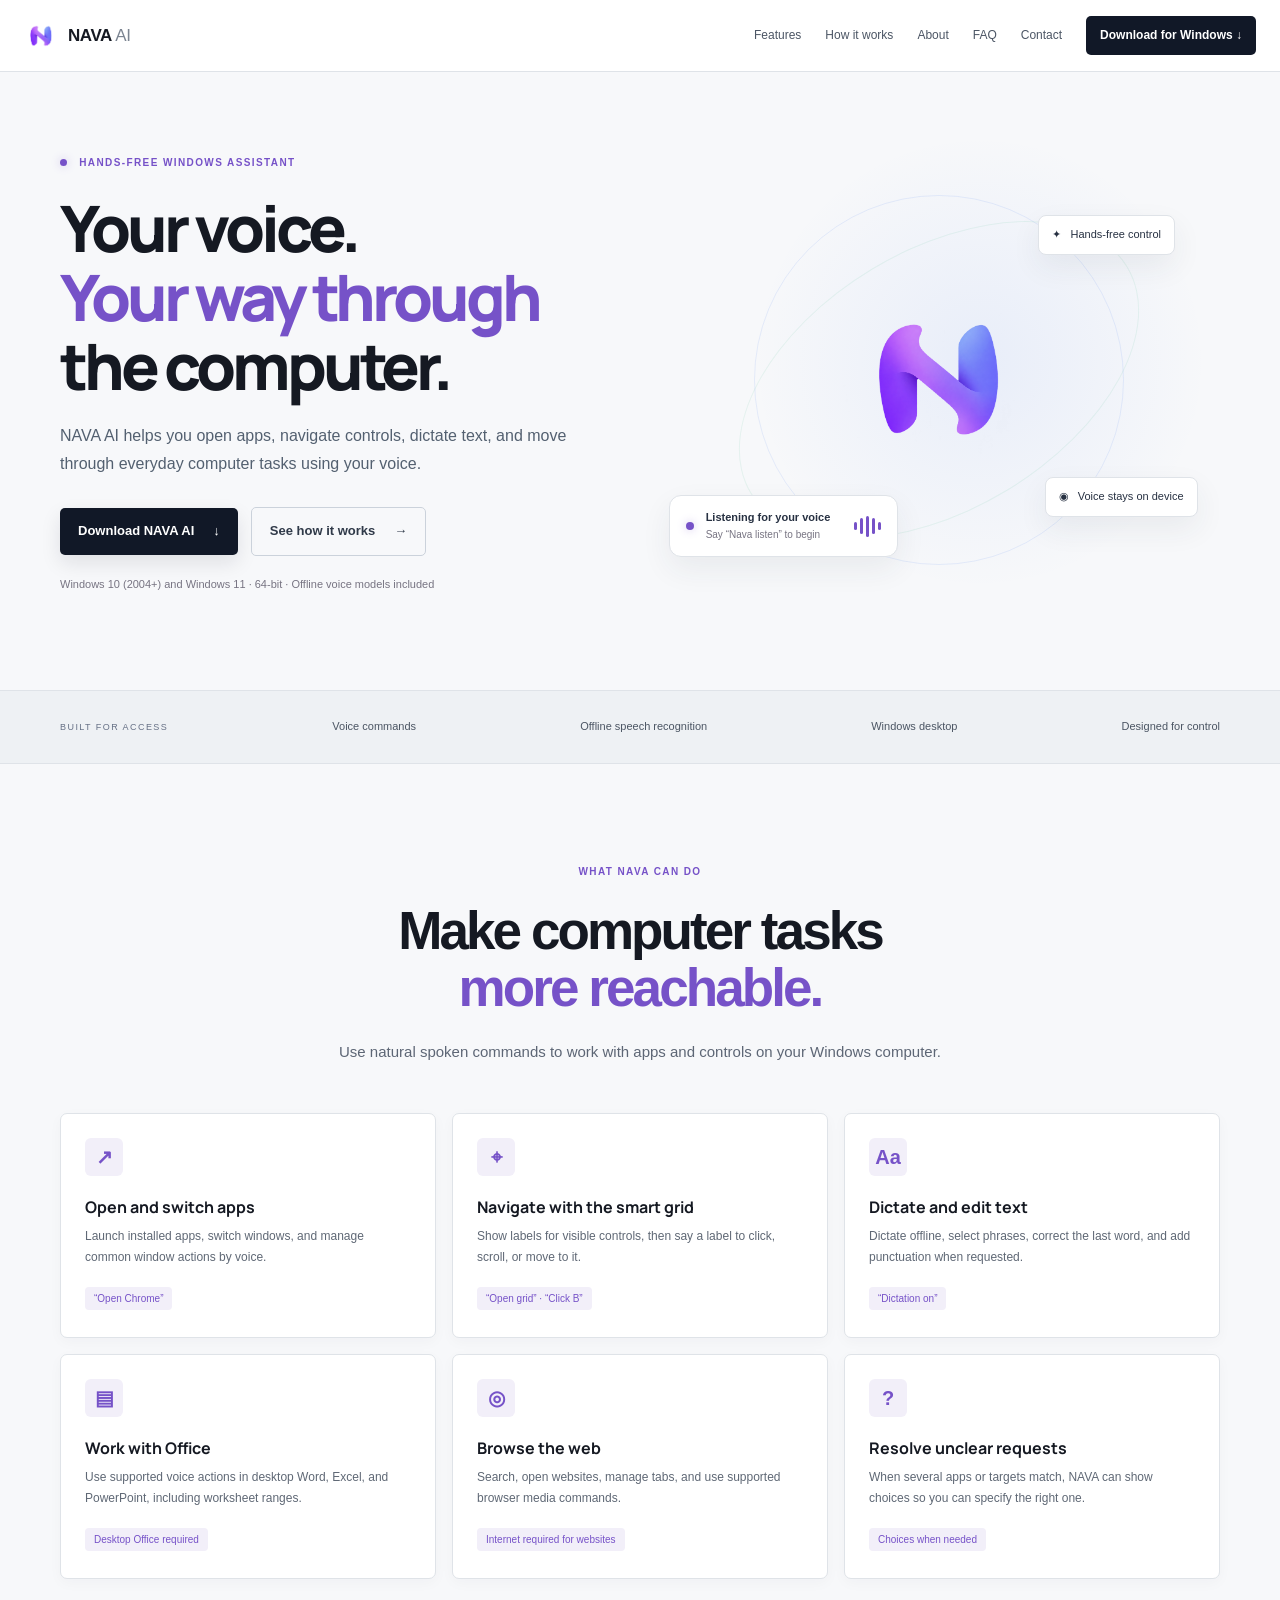
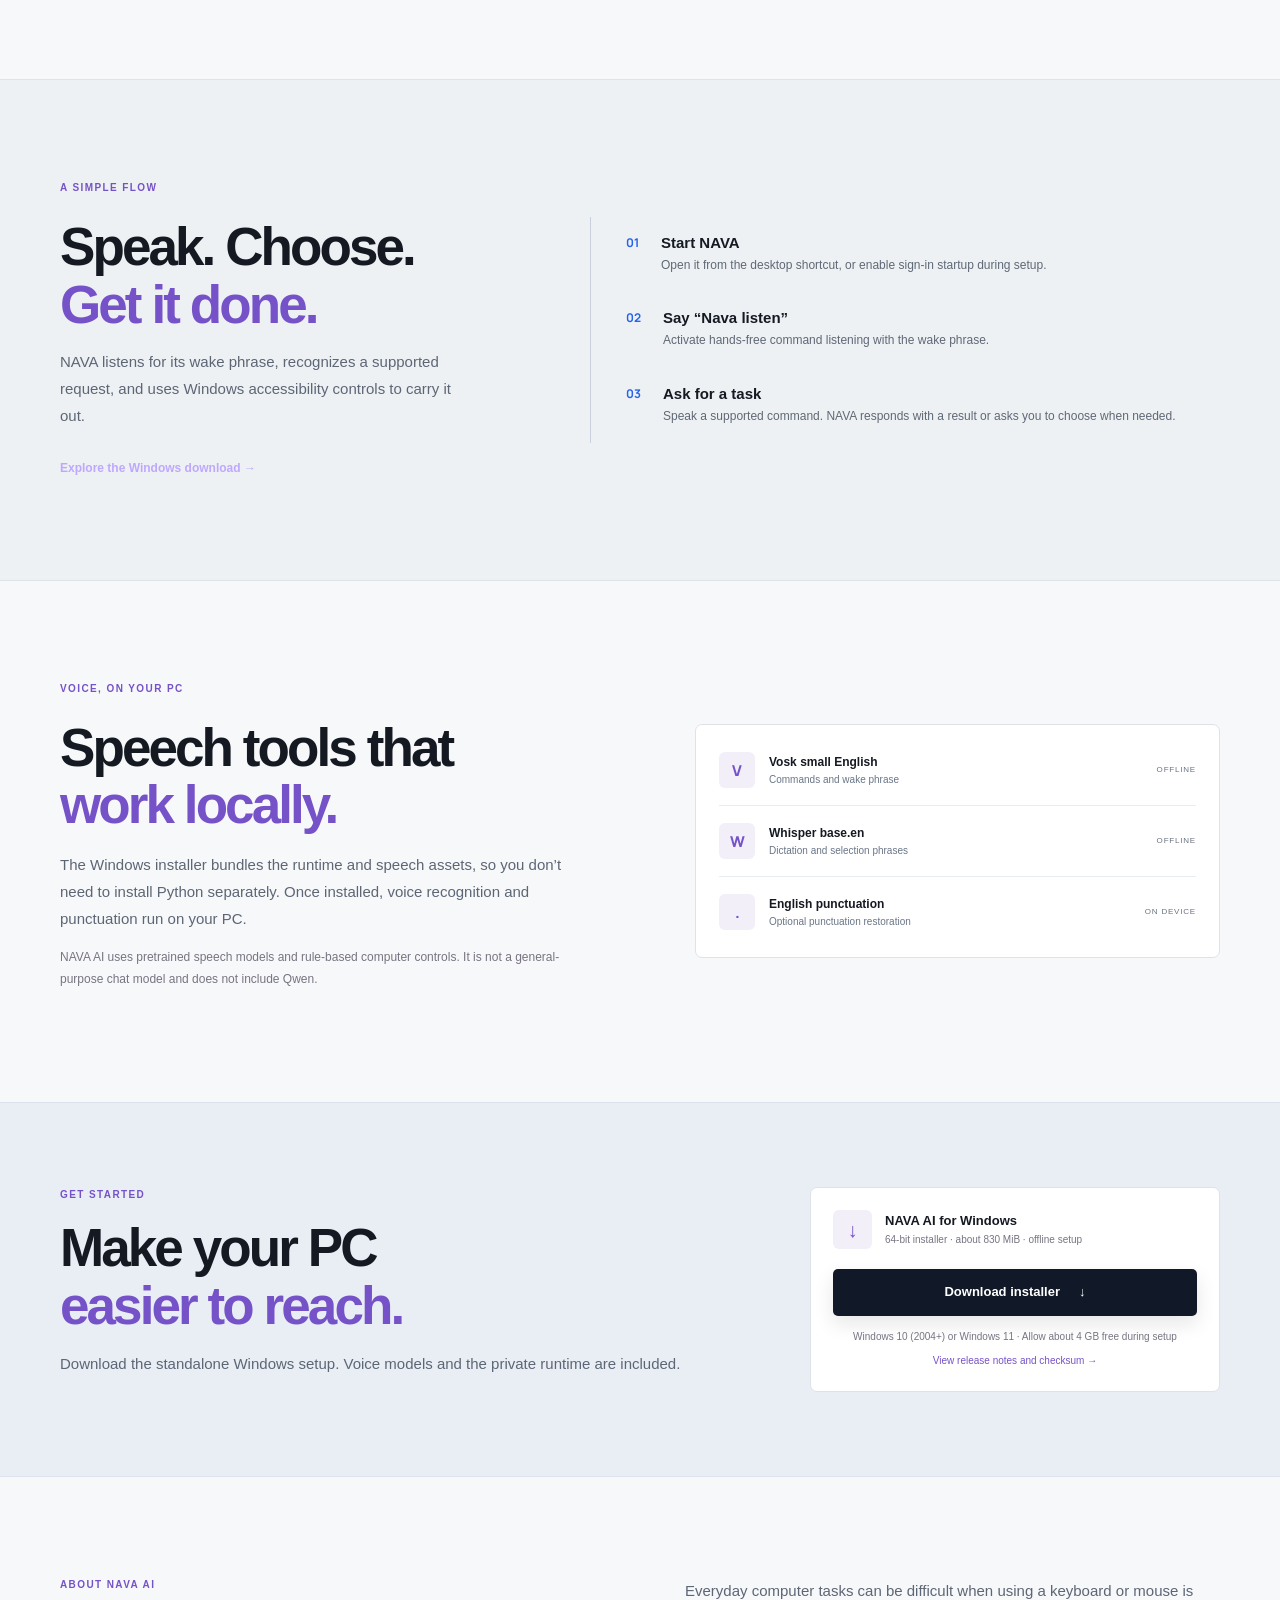
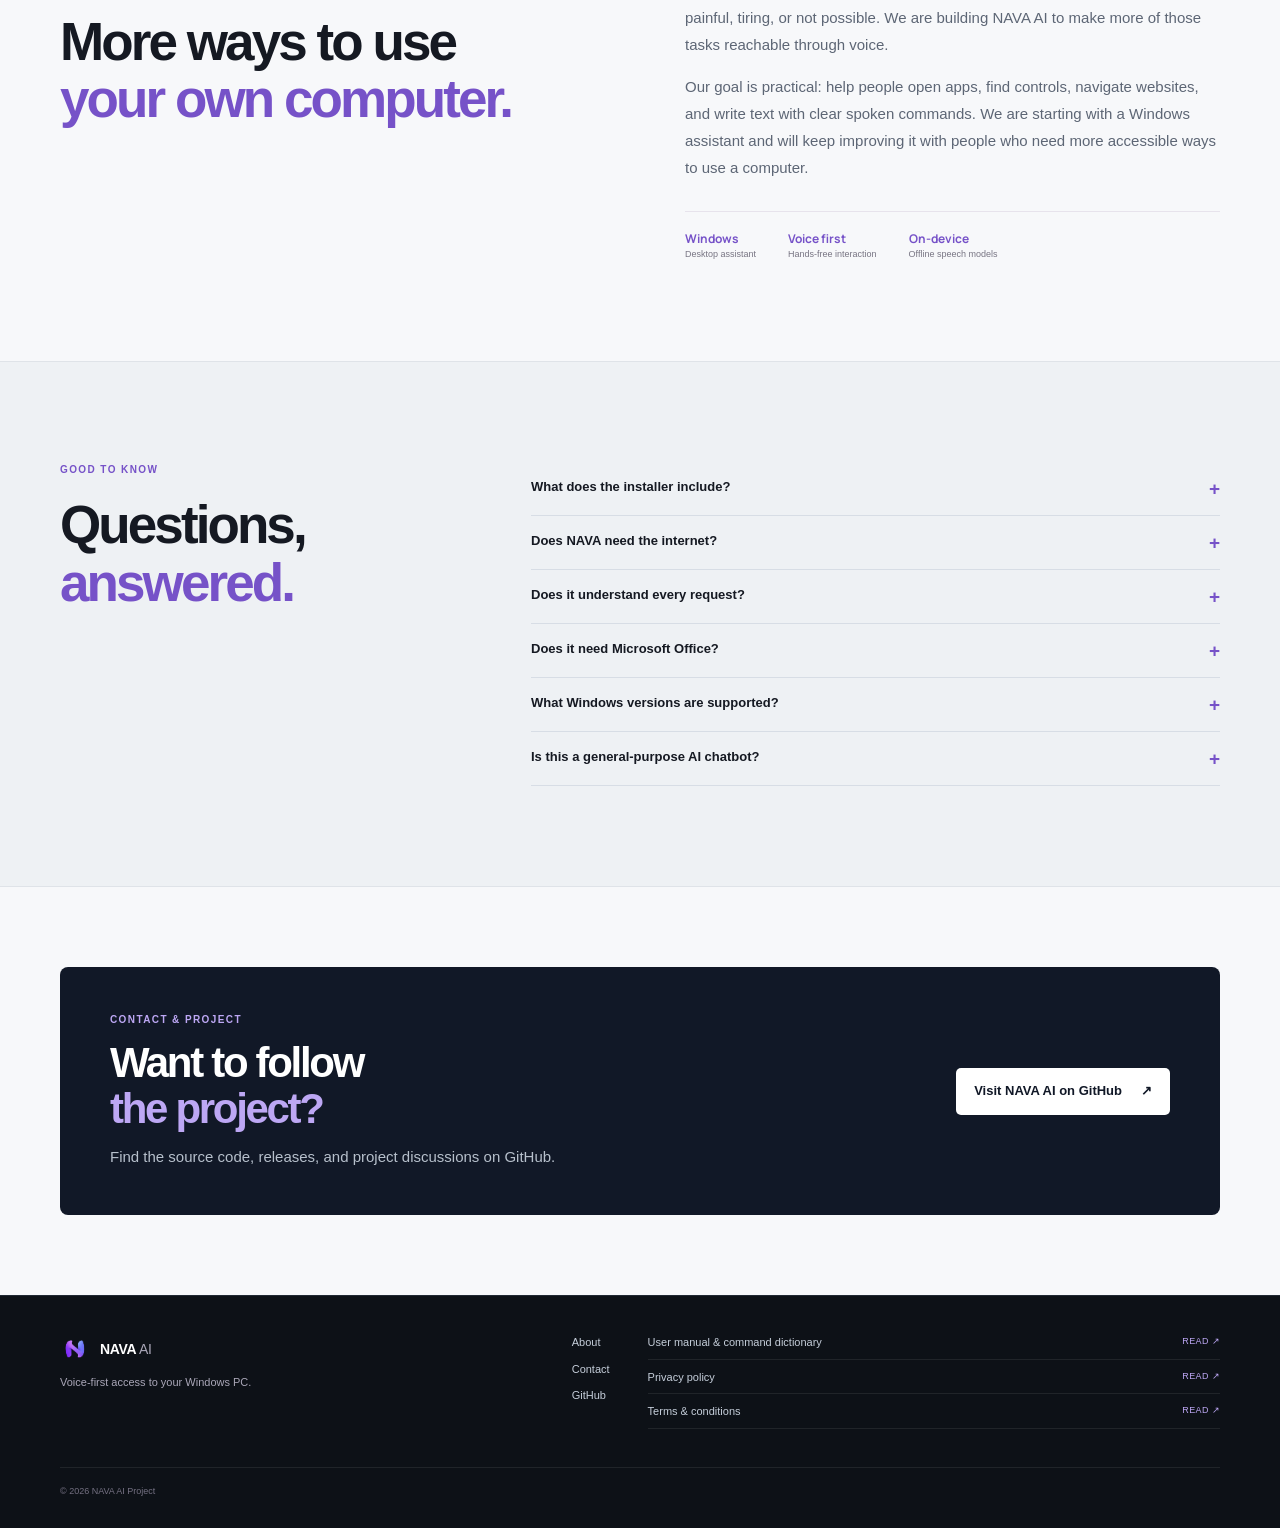
<file: website/index.html>
<!doctype html>
<html lang="en">
<head>
  <meta charset="utf-8">
  <meta name="viewport" content="width=device-width, initial-scale=1">
  <meta name="theme-color" content="#11121a">
  <meta name="description" content="NAVA AI is a hands-free Windows assistant for voice control, dictation, and accessible computer navigation.">
  <title>NAVA AI — Your voice, your computer</title>
  <link rel="preconnect" href="https://fonts.googleapis.com">
  <link rel="preconnect" href="https://fonts.gstatic.com" crossorigin>
  <link href="https://fonts.googleapis.com/css2?family=DM+Sans:wght@400;500;600;700&family=Manrope:wght@400;500;600;700;800&display=swap" rel="stylesheet">
  <link rel="stylesheet" href="styles.css">
</head>
<body>
  <header class="topbar">
    <a class="brand" href="#home" aria-label="NAVA AI home"><img class="brand-logo" src="assets/nava-logo-transparent.png" alt=""><span>NAVA<span class="brand-light"> AI</span></span></a>
    <button class="menu-toggle" aria-expanded="false" aria-controls="nav">Menu</button>
    <nav id="nav" aria-label="Main navigation">
      <a href="#features">Features</a><a href="#how">How it works</a><a href="#about">About</a><a href="#faq">FAQ</a><a href="#contact">Contact</a>
      <a class="nav-download" href="https://github.com/ZahraRehmat/NavaAI/releases/download/v1.0.0-preview.1/NAVA-AI-Setup-1.0.0-win-x64.exe">Download for Windows <span aria-hidden="true">↓</span></a>
    </nav>
  </header>

  <main id="home">
    <section class="hero wrap">
      <div class="hero-copy">
        <div class="eyebrow"><span class="pulse"></span> HANDS-FREE WINDOWS ASSISTANT</div>
        <h1>Your voice.<br><span>Your way through</span><br>the computer.</h1>
        <p class="hero-lede">NAVA AI helps you open apps, navigate controls, dictate text, and move through everyday computer tasks using your voice.</p>
        <div class="hero-actions"><a class="button primary" href="https://github.com/ZahraRehmat/NavaAI/releases/download/v1.0.0-preview.1/NAVA-AI-Setup-1.0.0-win-x64.exe">Download NAVA AI <span>↓</span></a><a class="button quiet" href="#how">See how it works <span>→</span></a></div>
        <p class="fineprint">Windows 10 (2004+) and Windows 11 · 64-bit · Offline voice models included</p>
      </div>
      <div class="hero-art" aria-label="NAVA AI logo and voice assistant status">
        <div class="orbit orbit-a"></div><div class="orbit orbit-b"></div><div class="orb"><img src="assets/nava-logo-transparent.png" alt="NAVA AI logo"></div>
        <div class="voice-card"><span class="voice-dot"></span><div><b>Listening for your voice</b><small>Say “Nava listen” to begin</small></div><span class="sound-bars"><i></i><i></i><i></i><i></i><i></i></span></div>
        <div class="float-tag tag-one">✦ &nbsp; Hands-free control</div><div class="float-tag tag-two">◉ &nbsp; Voice stays on device</div>
      </div>
      <div class="hero-glow"></div>
    </section>

    <section class="trust-strip"><div class="wrap strip-inner"><span>BUILT FOR ACCESS</span><b>Voice commands</b><b>Offline speech recognition</b><b>Windows desktop</b><b>Designed for control</b></div></section>

    <section class="section wrap" id="features">
      <div class="section-heading"><div class="eyebrow">WHAT NAVA CAN DO</div><h2>Make computer tasks<br><span>more reachable.</span></h2><p>Use natural spoken commands to work with apps and controls on your Windows computer.</p></div>
      <div class="feature-grid">
        <article class="feature-card"><div class="feature-icon">↗</div><h3>Open and switch apps</h3><p>Launch installed apps, switch windows, and manage common window actions by voice.</p><span>“Open Chrome”</span></article>
        <article class="feature-card"><div class="feature-icon">⌖</div><h3>Navigate with the smart grid</h3><p>Show labels for visible controls, then say a label to click, scroll, or move to it.</p><span>“Open grid” · “Click B”</span></article>
        <article class="feature-card"><div class="feature-icon">Aa</div><h3>Dictate and edit text</h3><p>Dictate offline, select phrases, correct the last word, and add punctuation when requested.</p><span>“Dictation on”</span></article>
        <article class="feature-card"><div class="feature-icon">▤</div><h3>Work with Office</h3><p>Use supported voice actions in desktop Word, Excel, and PowerPoint, including worksheet ranges.</p><span>Desktop Office required</span></article>
        <article class="feature-card"><div class="feature-icon">◎</div><h3>Browse the web</h3><p>Search, open websites, manage tabs, and use supported browser media commands.</p><span>Internet required for websites</span></article>
        <article class="feature-card"><div class="feature-icon">?</div><h3>Resolve unclear requests</h3><p>When several apps or targets match, NAVA can show choices so you can specify the right one.</p><span>Choices when needed</span></article>
      </div>
    </section>

    <section class="how-section" id="how"><div class="wrap how-layout"><div><div class="eyebrow">A SIMPLE FLOW</div><h2>Speak. Choose.<br><span>Get it done.</span></h2><p>NAVA listens for its wake phrase, recognizes a supported request, and uses Windows accessibility controls to carry it out.</p><a class="text-link" href="#download">Explore the Windows download <span>→</span></a></div><div class="steps"><article><b>01</b><div><h3>Start NAVA</h3><p>Open it from the desktop shortcut, or enable sign-in startup during setup.</p></div></article><article><b>02</b><div><h3>Say “Nava listen”</h3><p>Activate hands-free command listening with the wake phrase.</p></div></article><article><b>03</b><div><h3>Ask for a task</h3><p>Speak a supported command. NAVA responds with a result or asks you to choose when needed.</p></div></article></div></div></section>

    <section class="section wrap models"><div class="model-copy"><div class="eyebrow">VOICE, ON YOUR PC</div><h2>Speech tools that<br><span>work locally.</span></h2><p>The Windows installer bundles the runtime and speech assets, so you don’t need to install Python separately. Once installed, voice recognition and punctuation run on your PC.</p><p class="muted">NAVA AI uses pretrained speech models and rule-based computer controls. It is not a general-purpose chat model and does not include Qwen.</p></div><div class="model-list"><div><span class="model-icon">V</span><p><b>Vosk small English</b><small>Commands and wake phrase</small></p><em>OFFLINE</em></div><div><span class="model-icon">W</span><p><b>Whisper base.en</b><small>Dictation and selection phrases</small></p><em>OFFLINE</em></div><div><span class="model-icon">.</span><p><b>English punctuation</b><small>Optional punctuation restoration</small></p><em>ON DEVICE</em></div></div></section>

    <section class="download-band" id="download"><div class="wrap download-inner"><div><div class="eyebrow">GET STARTED</div><h2>Make your PC<br><span>easier to reach.</span></h2><p>Download the standalone Windows setup. Voice models and the private runtime are included.</p></div><div class="download-box"><div class="download-file"><span class="file-icon">↓</span><div><b>NAVA AI for Windows</b><small>64-bit installer · about 830 MiB · offline setup</small></div></div><a class="button primary full" href="https://github.com/ZahraRehmat/NavaAI/releases/download/v1.0.0-preview.1/NAVA-AI-Setup-1.0.0-win-x64.exe">Download installer <span>↓</span></a><small class="download-note">Windows 10 (2004+) or Windows 11 · Allow about 4 GB free during setup</small><a class="release-link" href="https://github.com/ZahraRehmat/NavaAI/releases/tag/v1.0.0-preview.1">View release notes and checksum →</a></div></div></section>

    <section class="section wrap" id="about"><div class="about-layout"><div><div class="eyebrow">ABOUT NAVA AI</div><h2>More ways to use<br><span>your own computer.</span></h2></div><div class="about-text"><p>Everyday computer tasks can be difficult when using a keyboard or mouse is painful, tiring, or not possible. We are building NAVA AI to make more of those tasks reachable through voice.</p><p>Our goal is practical: help people open apps, find controls, navigate websites, and write text with clear spoken commands. We are starting with a Windows assistant and will keep improving it with people who need more accessible ways to use a computer.</p><div class="about-facts"><div><b>Windows</b><small>Desktop assistant</small></div><div><b>Voice first</b><small>Hands-free interaction</small></div><div><b>On-device</b><small>Offline speech models</small></div></div></div></div></section>

    <section class="faq-section" id="faq"><div class="wrap faq-layout"><div><div class="eyebrow">GOOD TO KNOW</div><h2>Questions,<br><span>answered.</span></h2></div><div class="faq-list">
      <details><summary>What does the installer include?<span>+</span></summary><p>The standalone installer includes NAVA AI, its private Python runtime, required libraries, offline speech and punctuation models, OCR assets, and browser support. You don’t need Python or pip installed.</p></details>
      <details><summary>Does NAVA need the internet?<span>+</span></summary><p>Voice recognition and punctuation run locally after installation. Downloading the installer requires internet, and websites need an internet connection.</p></details>
      <details><summary>Does it understand every request?<span>+</span></summary><p>No. NAVA performs supported commands through direct controls. Speech can be misheard, and some apps or controls may not expose accessible targets. If targets are ambiguous, it can ask you to choose.</p></details>
      <details><summary>Does it need Microsoft Office?<span>+</span></summary><p>Only if you want to use Office features. Those commands require the relevant desktop Office app installed on your PC.</p></details>
      <details><summary>What Windows versions are supported?<span>+</span></summary><p>The preview installer targets 64-bit Windows 10 (version 2004 or later) and Windows 11. Windows 10 acceptance testing is still pending; Windows 11 is the version validated by the project.</p></details>
      <details><summary>Is this a general-purpose AI chatbot?<span>+</span></summary><p>No. It uses offline models for speech recognition and punctuation, while supported computer tasks are handled by rules and native Windows controls.</p></details>
    </div></div></section>

    <section class="contact-section wrap" id="contact"><div class="contact-card"><div><div class="eyebrow">CONTACT & PROJECT</div><h2>Want to follow<br><span>the project?</span></h2><p>Find the source code, releases, and project discussions on GitHub.</p></div><a class="button light" href="https://github.com/ZahraRehmat/NavaAI">Visit NAVA AI on GitHub <span>↗</span></a></div></section>
  </main>
  <footer class="site-footer"><div class="wrap footer-row"><div class="footer-brand"><a class="brand" href="#home"><img class="brand-logo" src="assets/nava-logo-transparent.png" alt=""><span>NAVA<span class="brand-light"> AI</span></span></a><span>Voice-first access to your Windows PC.</span></div><div class="footer-links"><a href="#about">About</a><a href="#contact">Contact</a><a href="https://github.com/ZahraRehmat/NavaAI">GitHub</a></div><div class="footer-docs"><a href="manual.html">User manual &amp; command dictionary <span>Read ↗</span></a><a href="privacy.html">Privacy policy <span>Read ↗</span></a><a href="terms.html">Terms &amp; conditions <span>Read ↗</span></a></div><small>© 2026 NAVA AI Project</small></div></footer>
  <script src="script.js"></script>
</body>
</html>
<!-- Installer placeholder: replace the download URL when the final hosted installer is ready. -->
</file>
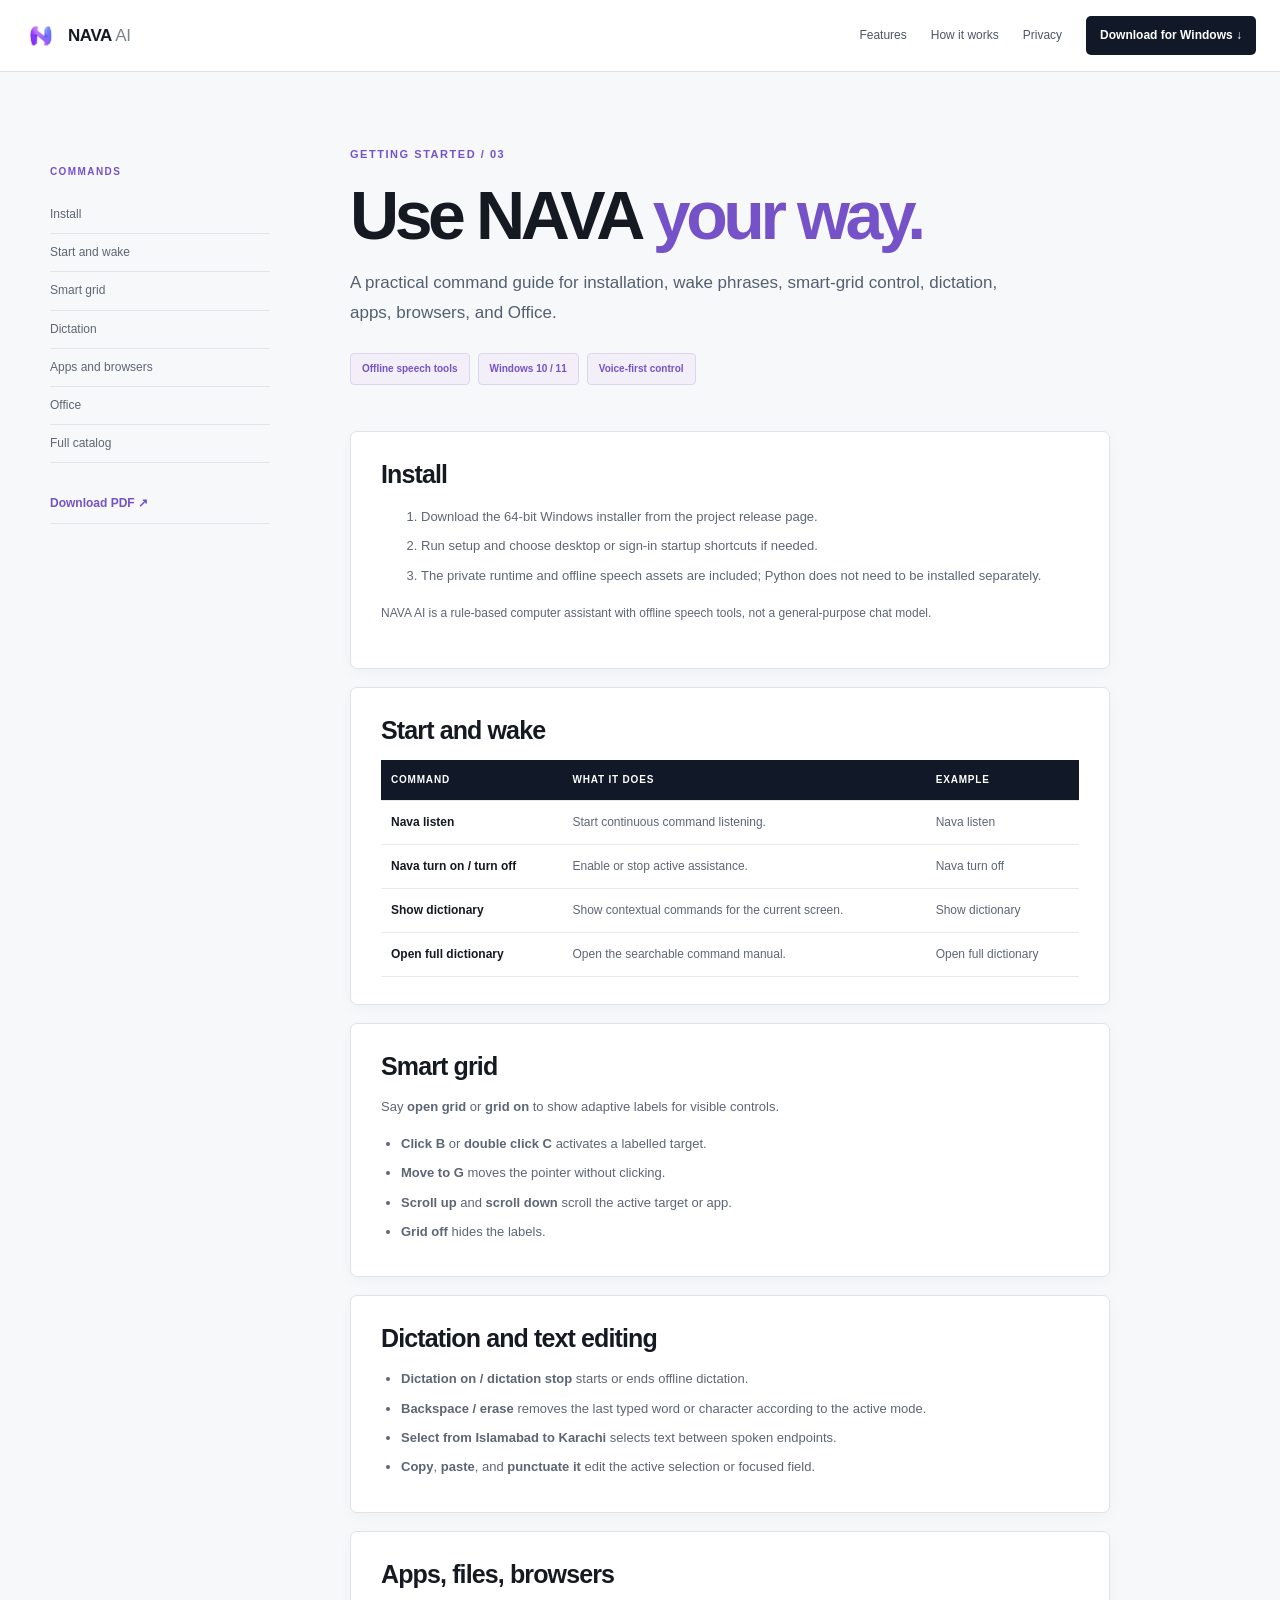
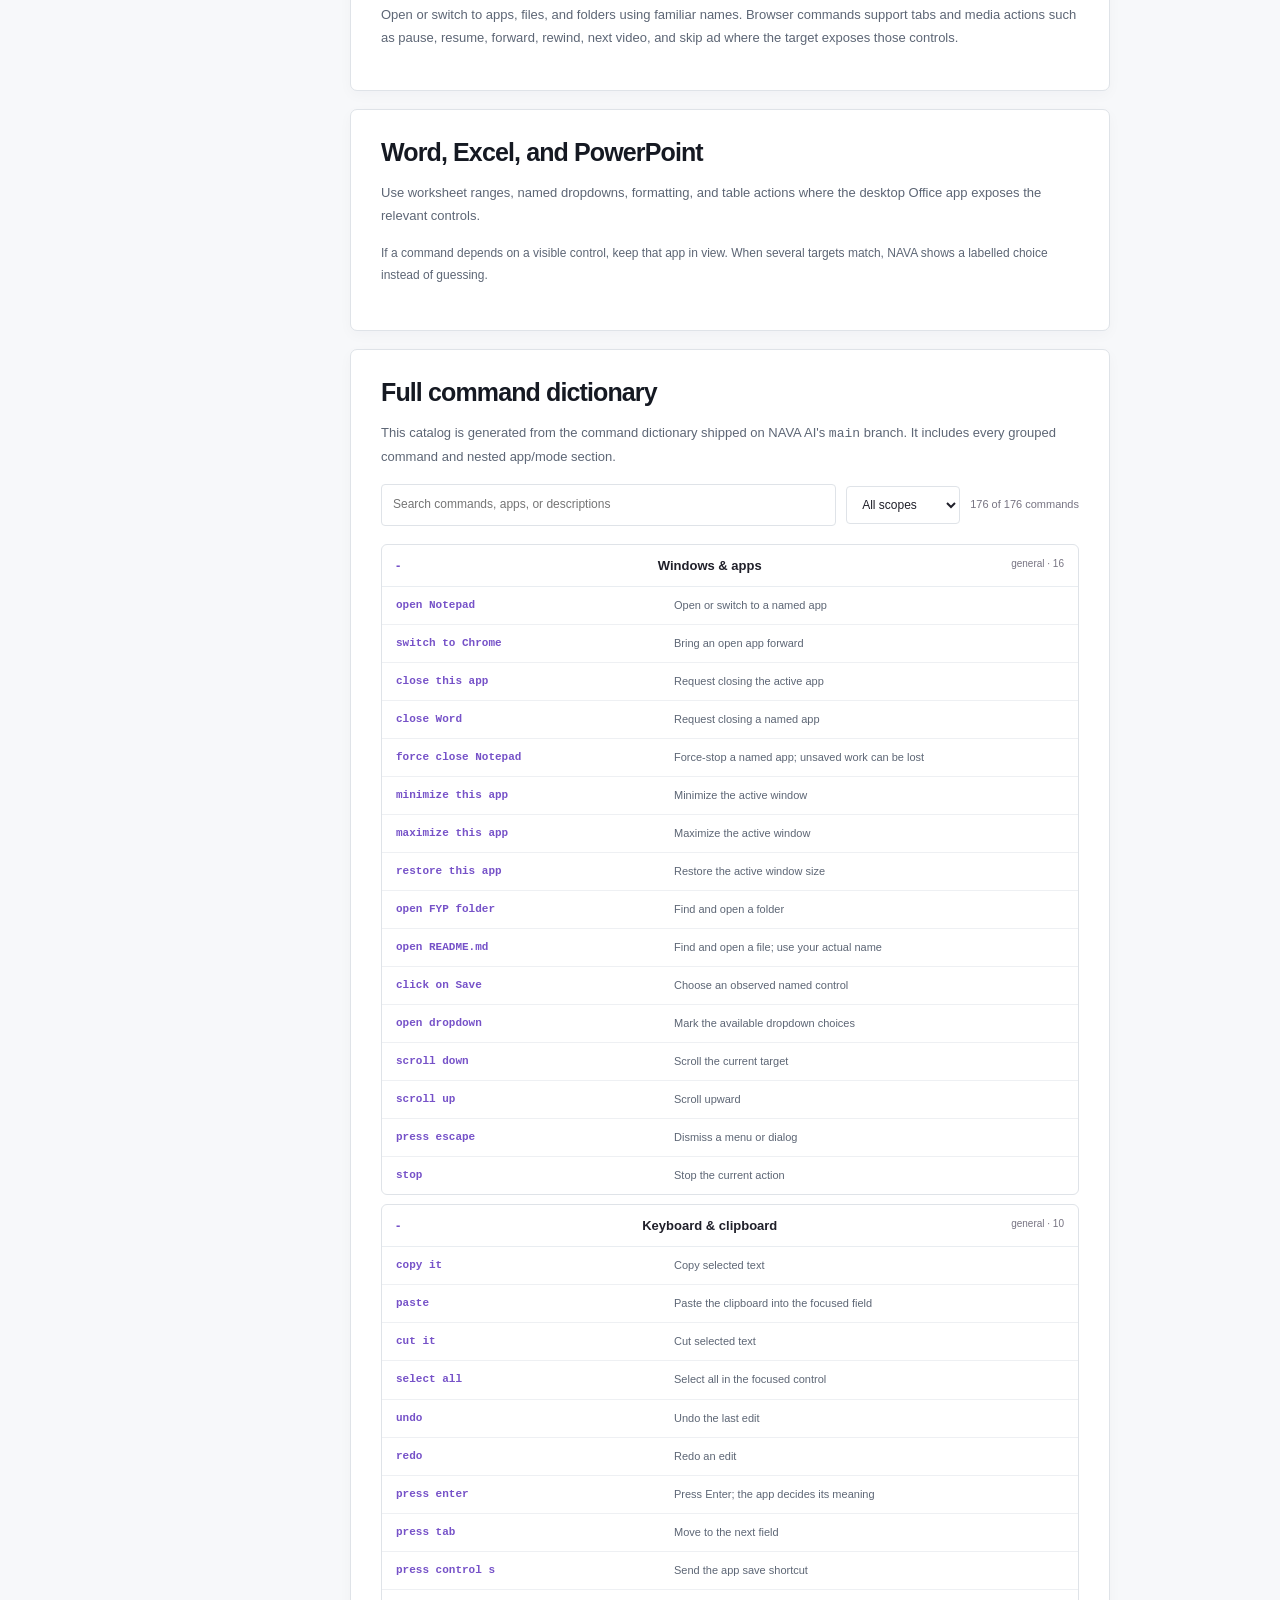
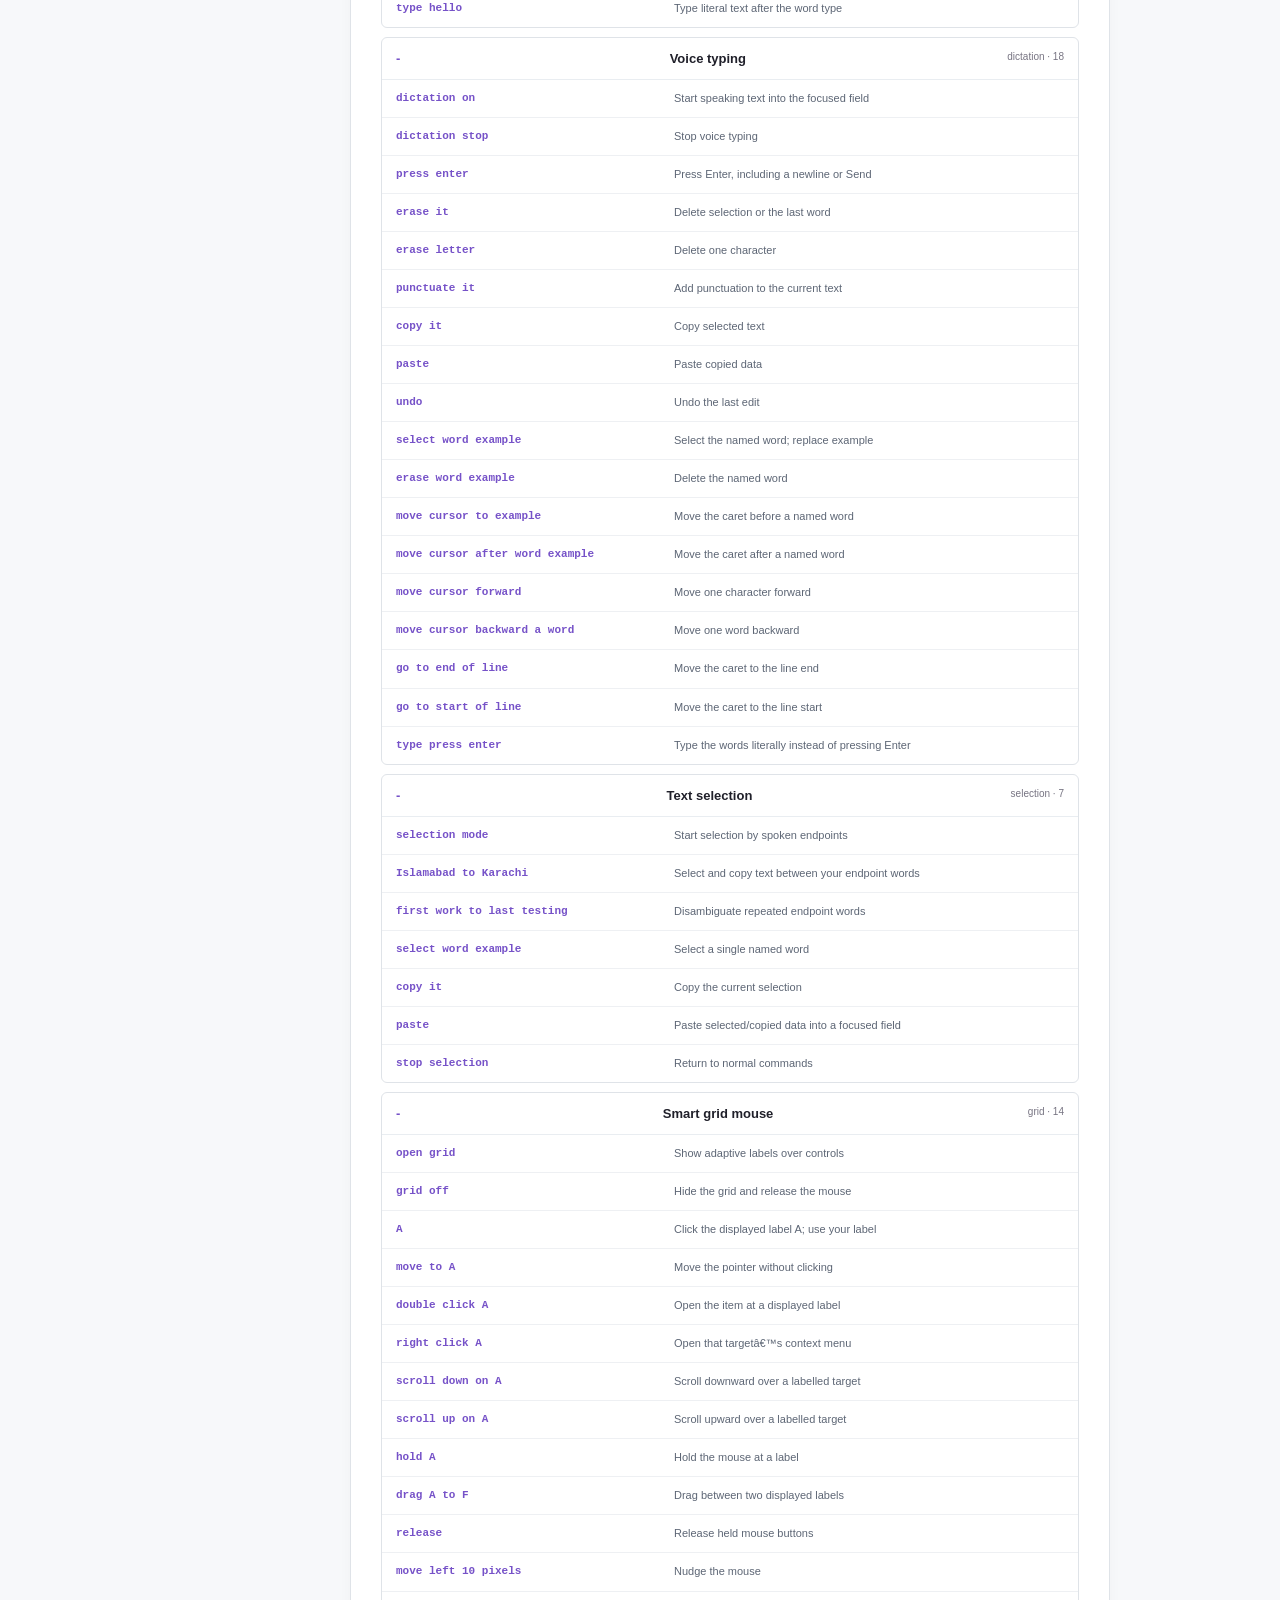
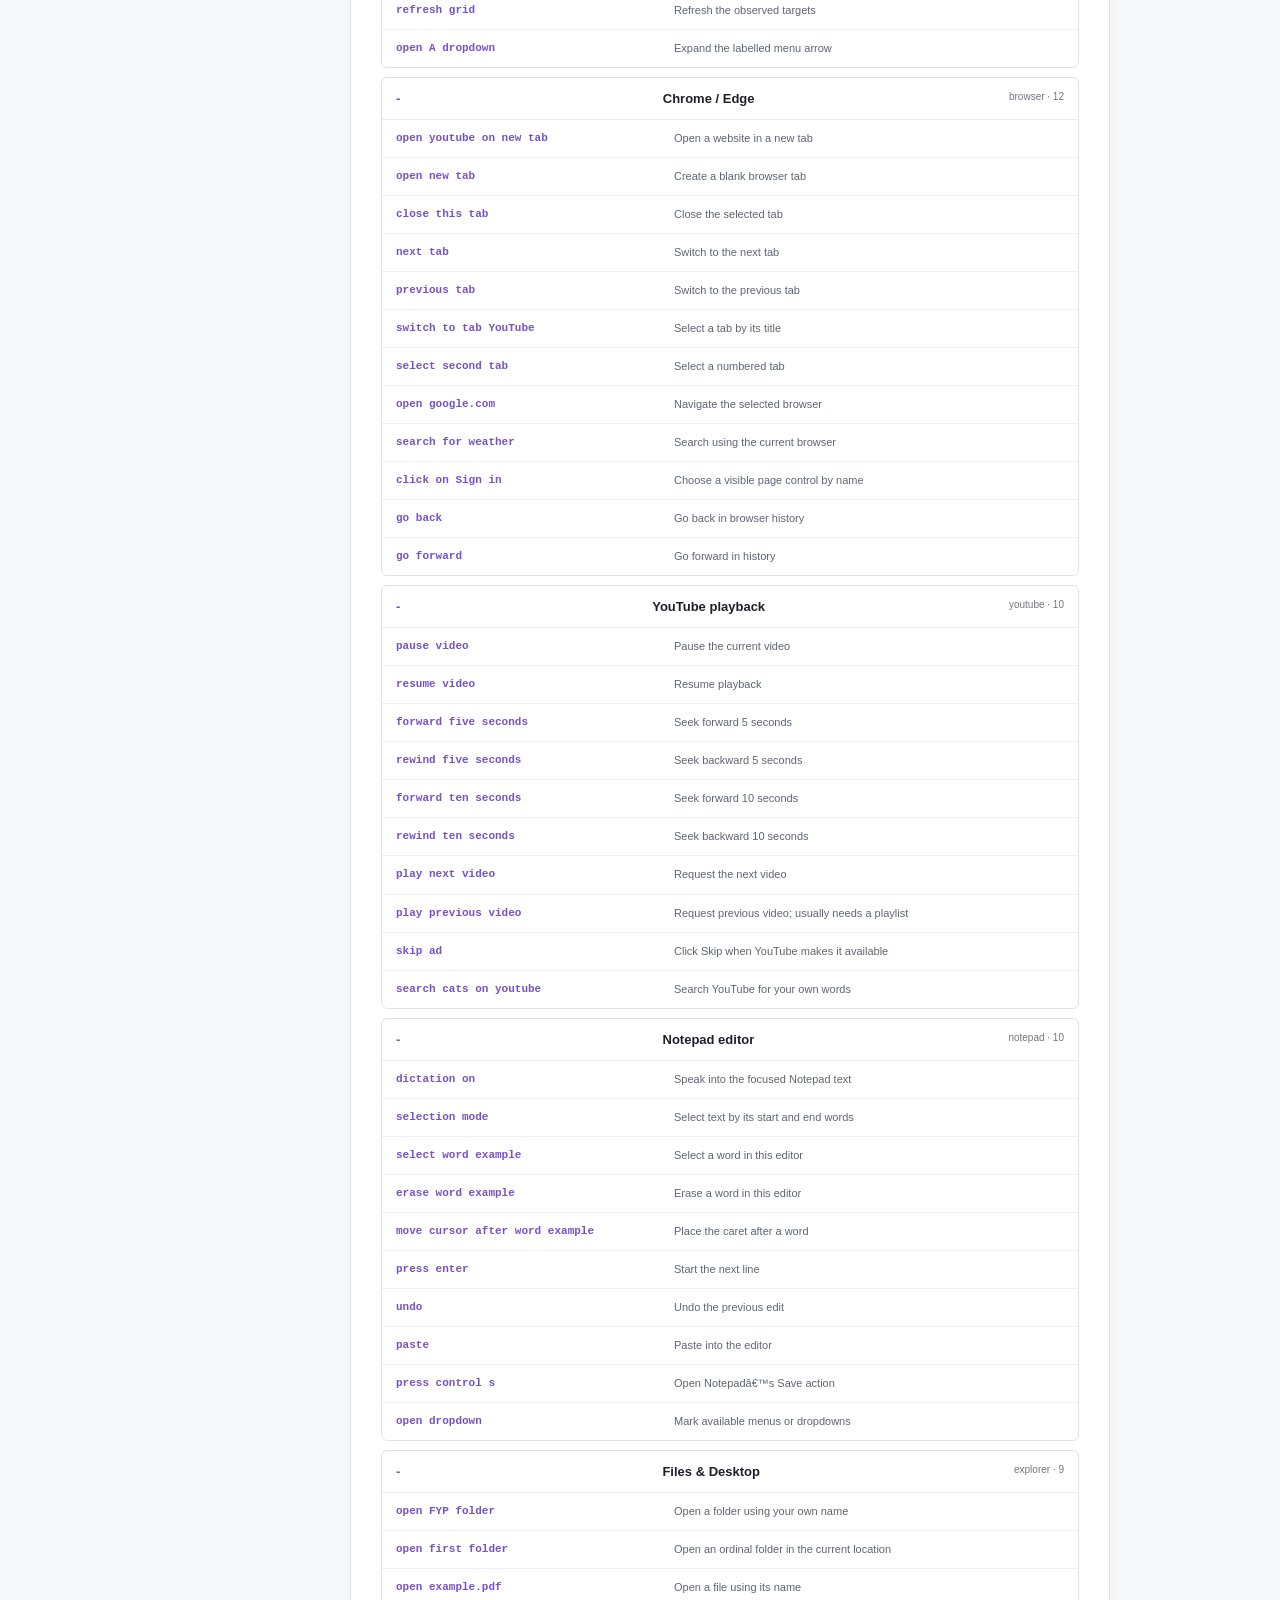
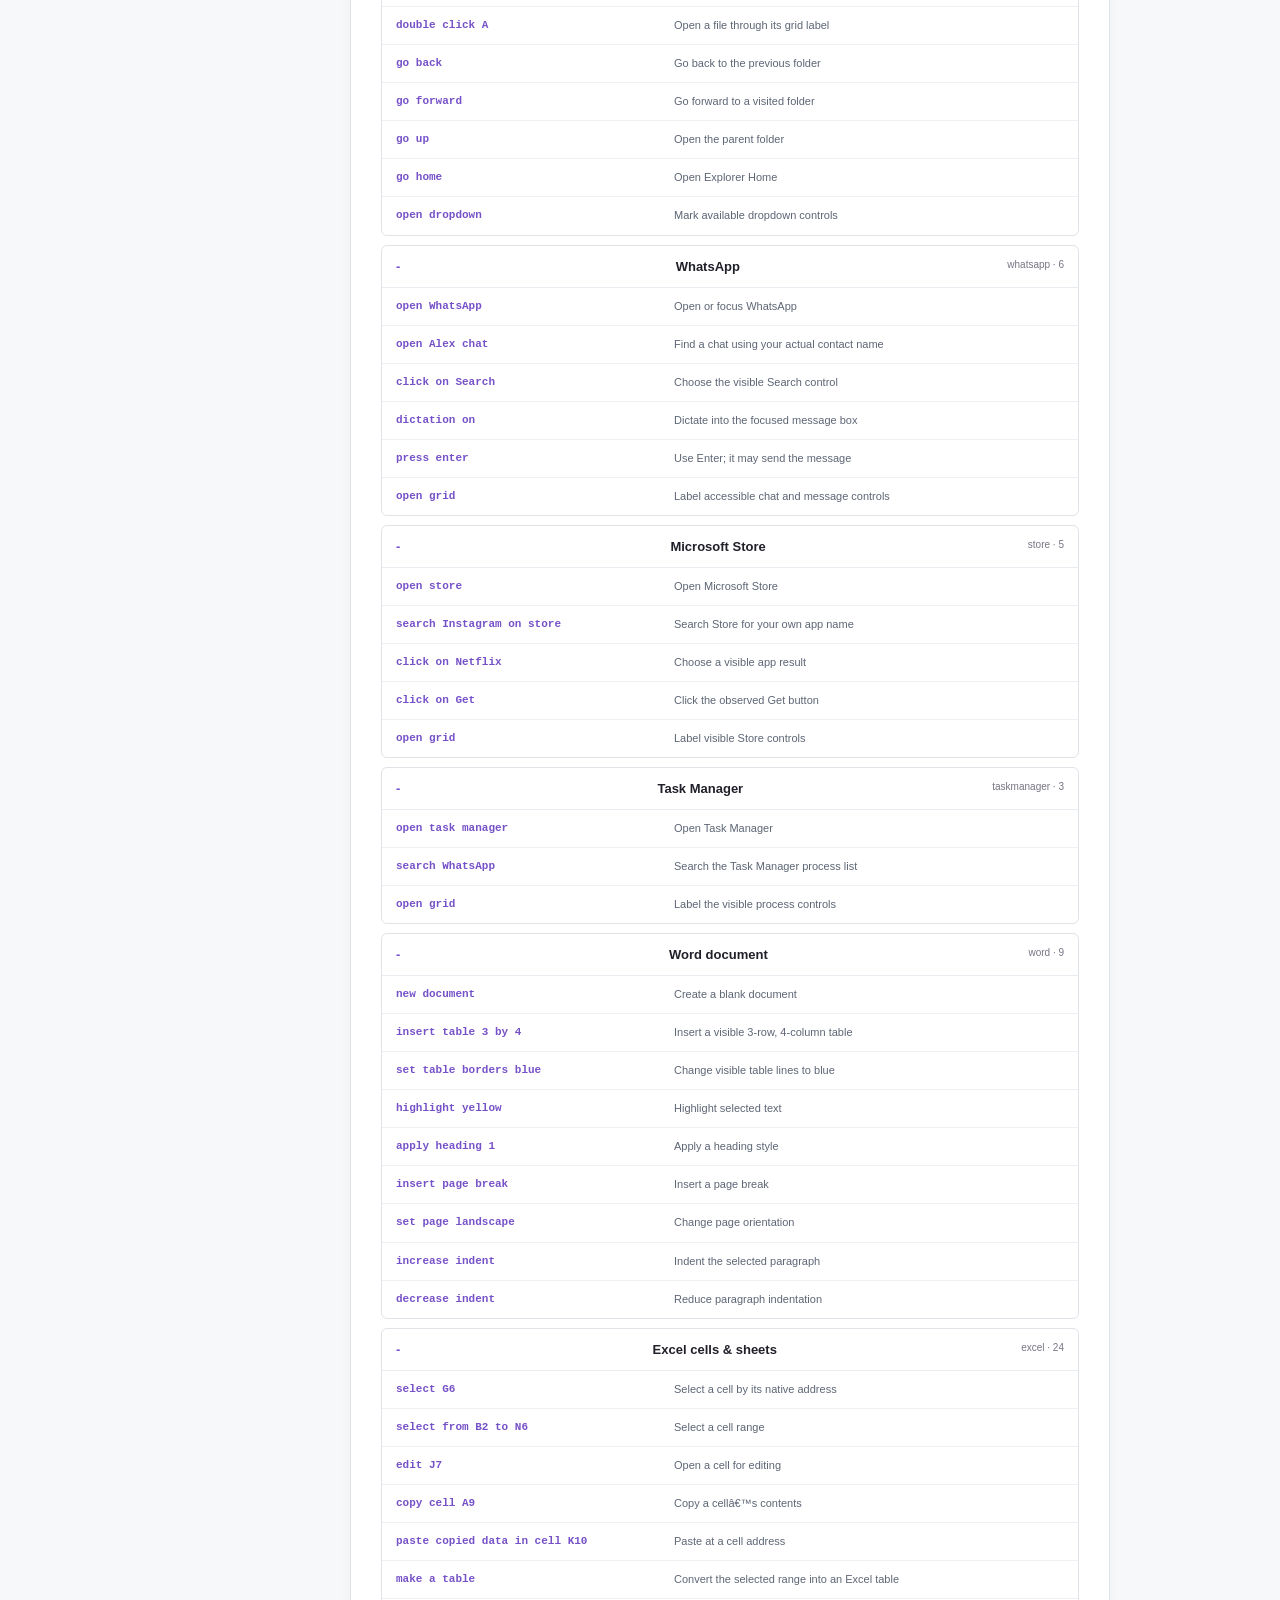
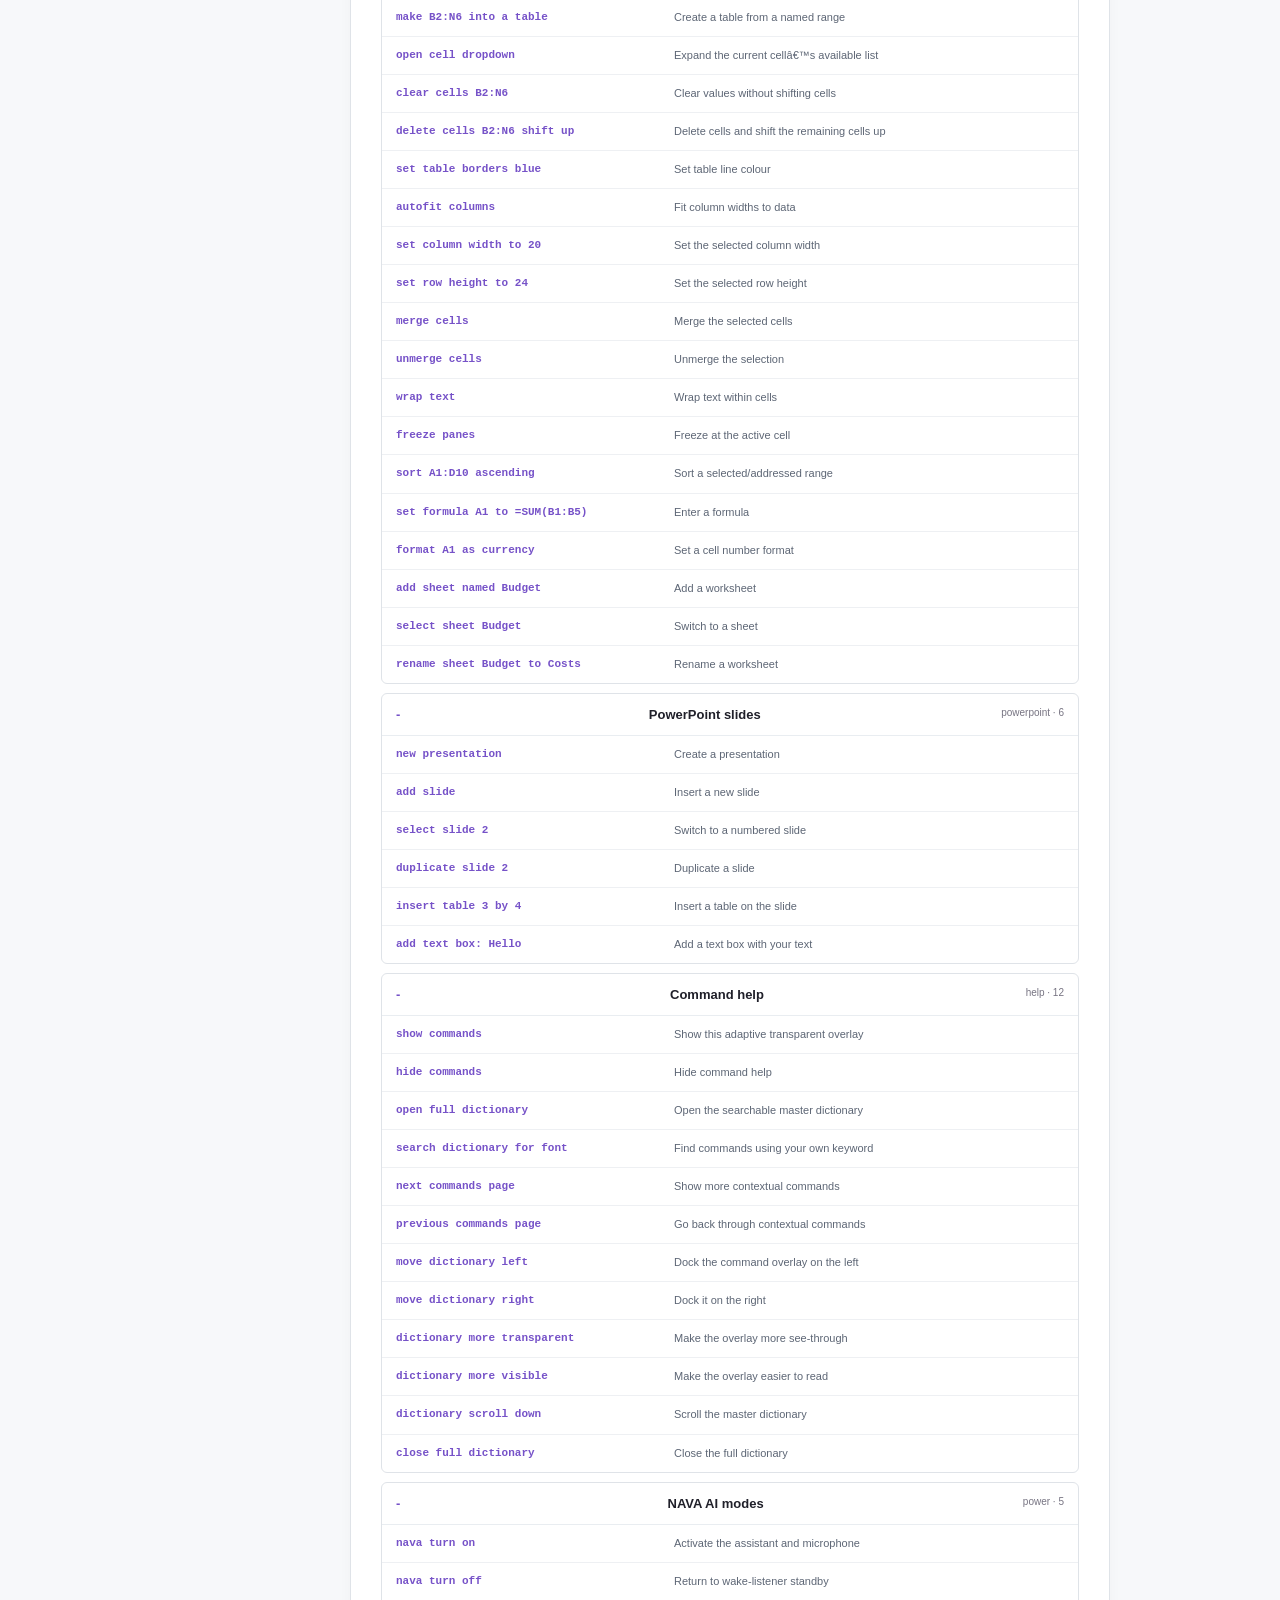
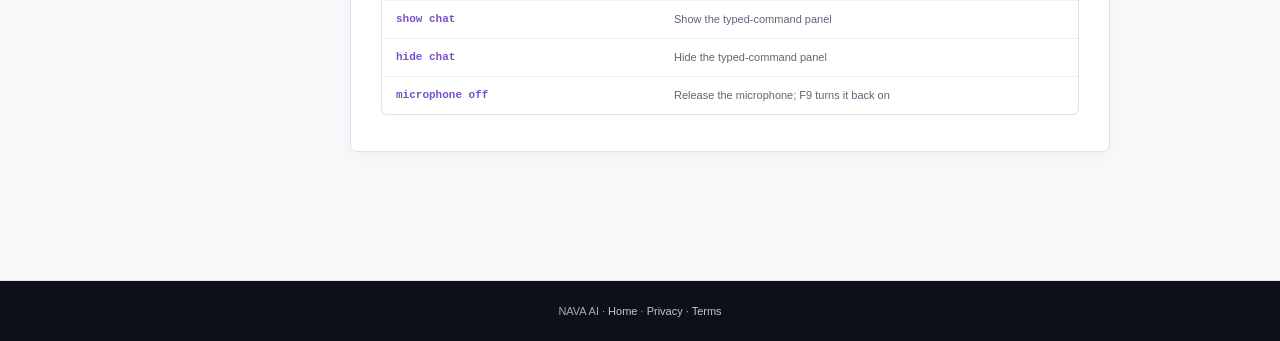
<file: website/manual.html>
<!doctype html>
<html lang="en">
<head>
  <meta charset="utf-8"><meta name="viewport" content="width=device-width,initial-scale=1">
  <meta name="description" content="NAVA AI User Manual and Command Dictionary">
  <title>User Manual — NAVA AI</title>
  <link rel="preconnect" href="https://fonts.googleapis.com"><link rel="preconnect" href="https://fonts.gstatic.com" crossorigin>
  <link href="https://fonts.googleapis.com/css2?family=DM+Sans:wght@400;500;600;700&family=Manrope:wght@400;600;700;800&display=swap" rel="stylesheet">
  <link rel="stylesheet" href="styles.css"><link rel="stylesheet" href="docs.css">
</head>
<body class="docs-page">
  <header class="topbar"><a class="brand" href="index.html#home" aria-label="NAVA AI home"><img class="brand-logo" src="assets/nava-logo-transparent.png" alt=""><span>NAVA<span class="brand-light"> AI</span></span></a><nav><a href="index.html#features">Features</a><a href="index.html#how">How it works</a><a href="privacy.html">Privacy</a><a class="nav-download" href="https://github.com/ZahraRehmat/NavaAI/releases/download/v1.0.0-preview.1/NAVA-AI-Setup-1.0.0-win-x64.exe">Download for Windows ↓</a></nav></header>
  <main class="docs-shell">
    <aside class="docs-sidebar"><div class="eyebrow">COMMANDS</div><a href="#install">Install</a><a href="#wake">Start and wake</a><a href="#grid">Smart grid</a><a href="#dictation">Dictation</a><a href="#apps">Apps and browsers</a><a href="#office">Office</a><a href="#full-dictionary">Full catalog</a><a class="docs-download" href="assets/docs/nava-ai-user-manual-and-command-dictionary.pdf" target="_blank" rel="noopener">Download PDF ↗</a></aside>
    <article class="docs-main">
      <div class="docs-kicker">Getting started / 03</div><h1>Use NAVA <span>your way.</span></h1><p class="docs-lede">A practical command guide for installation, wake phrases, smart-grid control, dictation, apps, browsers, and Office.</p><div class="docs-meta"><span class="docs-chip">Offline speech tools</span><span class="docs-chip">Windows 10 / 11</span><span class="docs-chip">Voice-first control</span></div>
      <section class="docs-card" id="install"><h2>Install</h2><ol><li>Download the 64-bit Windows installer from the project release page.</li><li>Run setup and choose desktop or sign-in startup shortcuts if needed.</li><li>The private runtime and offline speech assets are included; Python does not need to be installed separately.</li></ol><div class="docs-note purple">NAVA AI is a rule-based computer assistant with offline speech tools, not a general-purpose chat model.</div></section>
      <section class="docs-card" id="wake"><h2>Start and wake</h2><table class="docs-table"><thead><tr><th>Command</th><th>What it does</th><th>Example</th></tr></thead><tbody><tr><td>Nava listen</td><td>Start continuous command listening.</td><td>Nava listen</td></tr><tr><td>Nava turn on / turn off</td><td>Enable or stop active assistance.</td><td>Nava turn off</td></tr><tr><td>Show dictionary</td><td>Show contextual commands for the current screen.</td><td>Show dictionary</td></tr><tr><td>Open full dictionary</td><td>Open the searchable command manual.</td><td>Open full dictionary</td></tr></tbody></table></section>
      <section class="docs-card" id="grid"><h2>Smart grid</h2><p>Say <b>open grid</b> or <b>grid on</b> to show adaptive labels for visible controls.</p><ul><li><b>Click B</b> or <b>double click C</b> activates a labelled target.</li><li><b>Move to G</b> moves the pointer without clicking.</li><li><b>Scroll up</b> and <b>scroll down</b> scroll the active target or app.</li><li><b>Grid off</b> hides the labels.</li></ul></section>
      <section class="docs-card" id="dictation"><h2>Dictation and text editing</h2><ul><li><b>Dictation on / dictation stop</b> starts or ends offline dictation.</li><li><b>Backspace / erase</b> removes the last typed word or character according to the active mode.</li><li><b>Select from Islamabad to Karachi</b> selects text between spoken endpoints.</li><li><b>Copy</b>, <b>paste</b>, and <b>punctuate it</b> edit the active selection or focused field.</li></ul></section>
      <section class="docs-card" id="apps"><h2>Apps, files, browsers</h2><p>Open or switch to apps, files, and folders using familiar names. Browser commands support tabs and media actions such as pause, resume, forward, rewind, next video, and skip ad where the target exposes those controls.</p></section>
      <section class="docs-card" id="office"><h2>Word, Excel, and PowerPoint</h2><p>Use worksheet ranges, named dropdowns, formatting, and table actions where the desktop Office app exposes the relevant controls.</p><div class="docs-note">If a command depends on a visible control, keep that app in view. When several targets match, NAVA shows a labelled choice instead of guessing.</div></section>
      <section class="docs-card" id="full-dictionary"><h2>Full command dictionary</h2><p>This catalog is generated from the command dictionary shipped on NAVA AI's <code>main</code> branch. It includes every grouped command and nested app/mode section.</p><div class="catalog-toolbar"><input id="command-search" type="search" placeholder="Search commands, apps, or descriptions"><select id="command-scope"><option value="all">All scopes</option></select><span id="command-count" class="catalog-count">Loading commands...</span></div><div id="full-command-catalog" aria-live="polite"></div></section>
    </article>
  </main>
  <footer class="docs-footer">NAVA AI · <a href="index.html">Home</a> · <a href="privacy.html">Privacy</a> · <a href="terms.html">Terms</a></footer>
  <script src="catalog.js"></script>
</body>
</html>
</file>
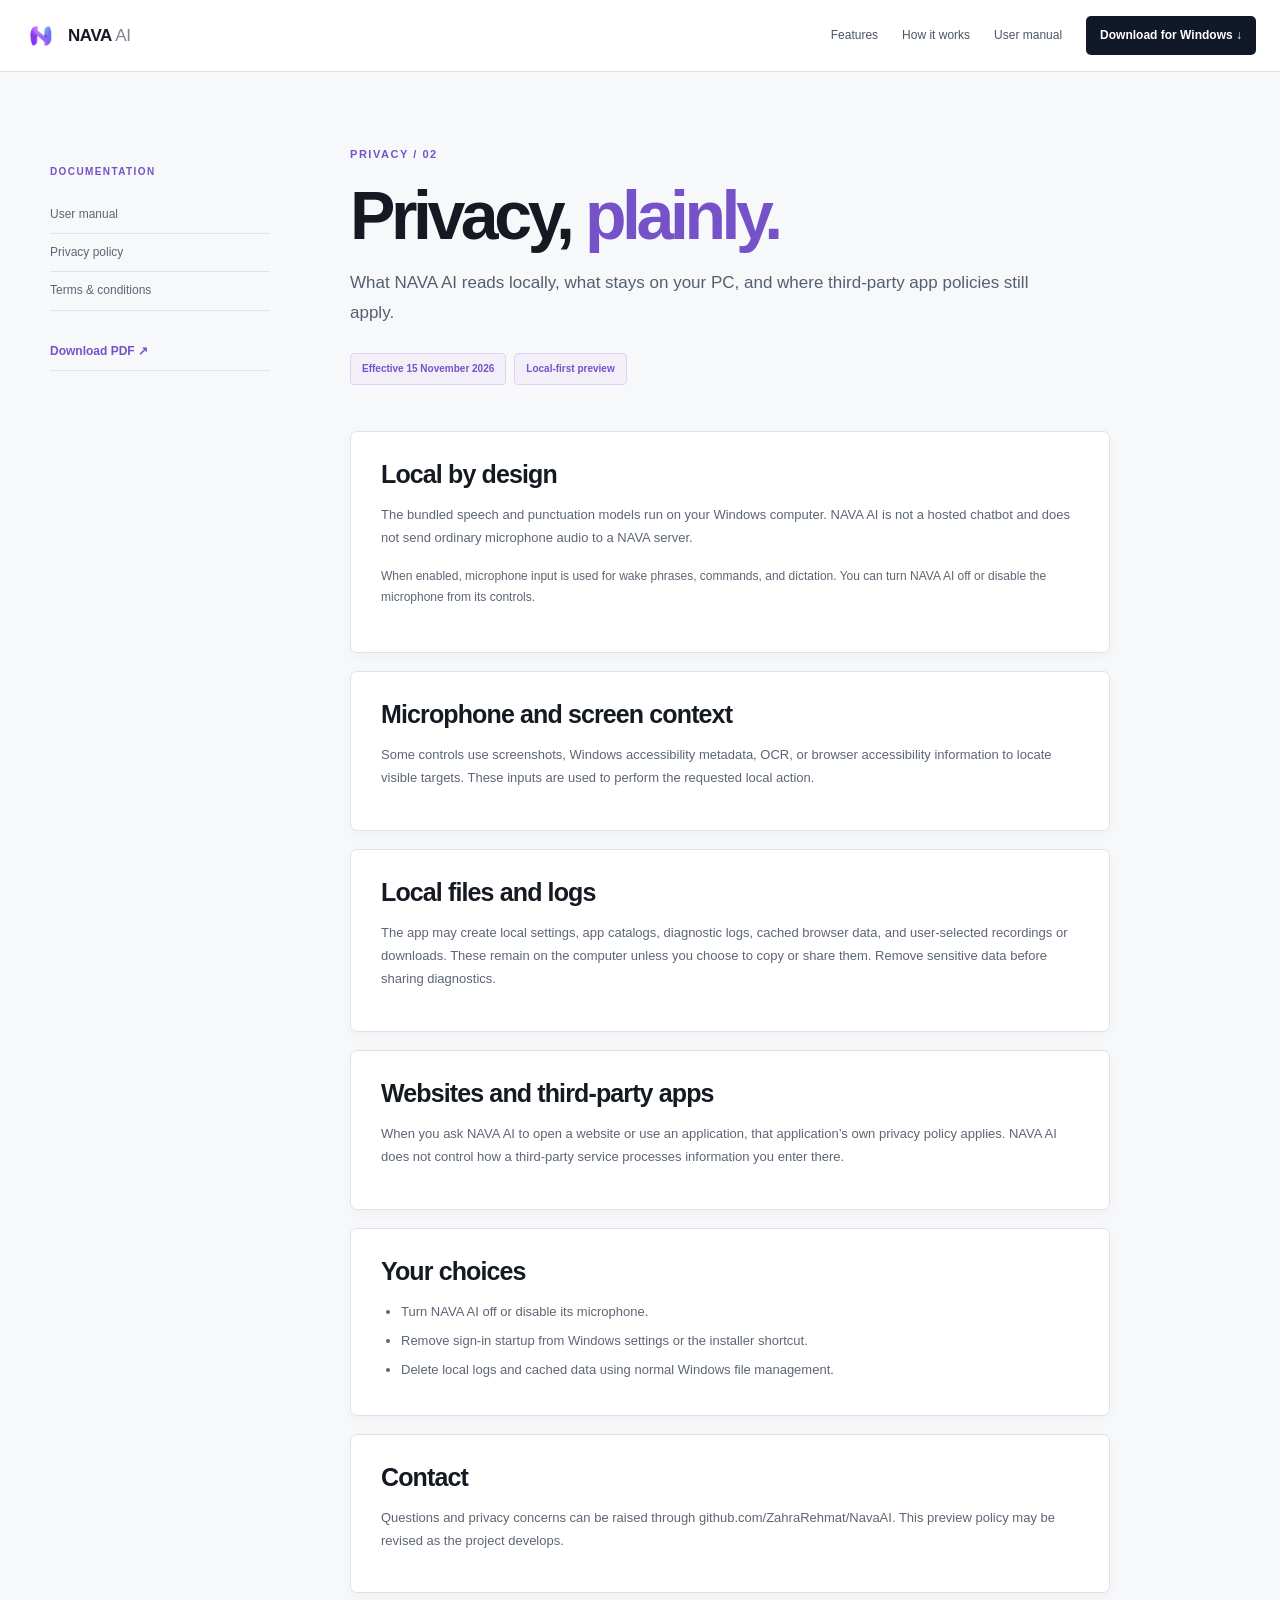
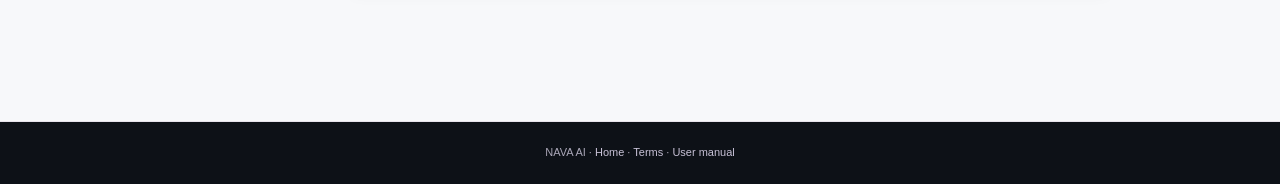
<file: website/privacy.html>
<!doctype html><html lang="en"><head><meta charset="utf-8"><meta name="viewport" content="width=device-width,initial-scale=1"><meta name="description" content="NAVA AI Privacy Policy"><title>Privacy Policy — NAVA AI</title><link rel="preconnect" href="https://fonts.googleapis.com"><link rel="preconnect" href="https://fonts.gstatic.com" crossorigin><link href="https://fonts.googleapis.com/css2?family=DM+Sans:wght@400;500;600;700&family=Manrope:wght@400;600;700;800&display=swap" rel="stylesheet"><link rel="stylesheet" href="styles.css"><link rel="stylesheet" href="docs.css"></head><body class="docs-page"><header class="topbar"><a class="brand" href="index.html#home" aria-label="NAVA AI home"><img class="brand-logo" src="assets/nava-logo-transparent.png" alt=""><span>NAVA<span class="brand-light"> AI</span></span></a><nav><a href="index.html#features">Features</a><a href="index.html#how">How it works</a><a href="manual.html">User manual</a><a class="nav-download" href="https://github.com/ZahraRehmat/NavaAI/releases/download/v1.0.0-preview.1/NAVA-AI-Setup-1.0.0-win-x64.exe">Download for Windows ↓</a></nav></header><main class="docs-shell"><aside class="docs-sidebar"><div class="eyebrow">DOCUMENTATION</div><a href="manual.html">User manual</a><a href="privacy.html">Privacy policy</a><a href="terms.html">Terms &amp; conditions</a><a class="docs-download" href="assets/docs/nava-ai-privacy-policy.pdf" target="_blank" rel="noopener">Download PDF ↗</a></aside><article class="docs-main"><div class="docs-kicker">Privacy / 02</div><h1>Privacy, <span>plainly.</span></h1><p class="docs-lede">What NAVA AI reads locally, what stays on your PC, and where third-party app policies still apply.</p><div class="docs-meta"><span class="docs-chip">Effective 15 November 2026</span><span class="docs-chip">Local-first preview</span></div><section class="docs-card"><h2>Local by design</h2><p>The bundled speech and punctuation models run on your Windows computer. NAVA AI is not a hosted chatbot and does not send ordinary microphone audio to a NAVA server.</p><div class="docs-note">When enabled, microphone input is used for wake phrases, commands, and dictation. You can turn NAVA AI off or disable the microphone from its controls.</div></section><section class="docs-card"><h2>Microphone and screen context</h2><p>Some controls use screenshots, Windows accessibility metadata, OCR, or browser accessibility information to locate visible targets. These inputs are used to perform the requested local action.</p></section><section class="docs-card"><h2>Local files and logs</h2><p>The app may create local settings, app catalogs, diagnostic logs, cached browser data, and user-selected recordings or downloads. These remain on the computer unless you choose to copy or share them. Remove sensitive data before sharing diagnostics.</p></section><section class="docs-card"><h2>Websites and third-party apps</h2><p>When you ask NAVA AI to open a website or use an application, that application’s own privacy policy applies. NAVA AI does not control how a third-party service processes information you enter there.</p></section><section class="docs-card"><h2>Your choices</h2><ul><li>Turn NAVA AI off or disable its microphone.</li><li>Remove sign-in startup from Windows settings or the installer shortcut.</li><li>Delete local logs and cached data using normal Windows file management.</li></ul></section><section class="docs-card"><h2>Contact</h2><p>Questions and privacy concerns can be raised through <a href="https://github.com/ZahraRehmat/NavaAI">github.com/ZahraRehmat/NavaAI</a>. This preview policy may be revised as the project develops.</p></section></article></main><footer class="docs-footer">NAVA AI · <a href="index.html">Home</a> · <a href="terms.html">Terms</a> · <a href="manual.html">User manual</a></footer></body></html>
</file>
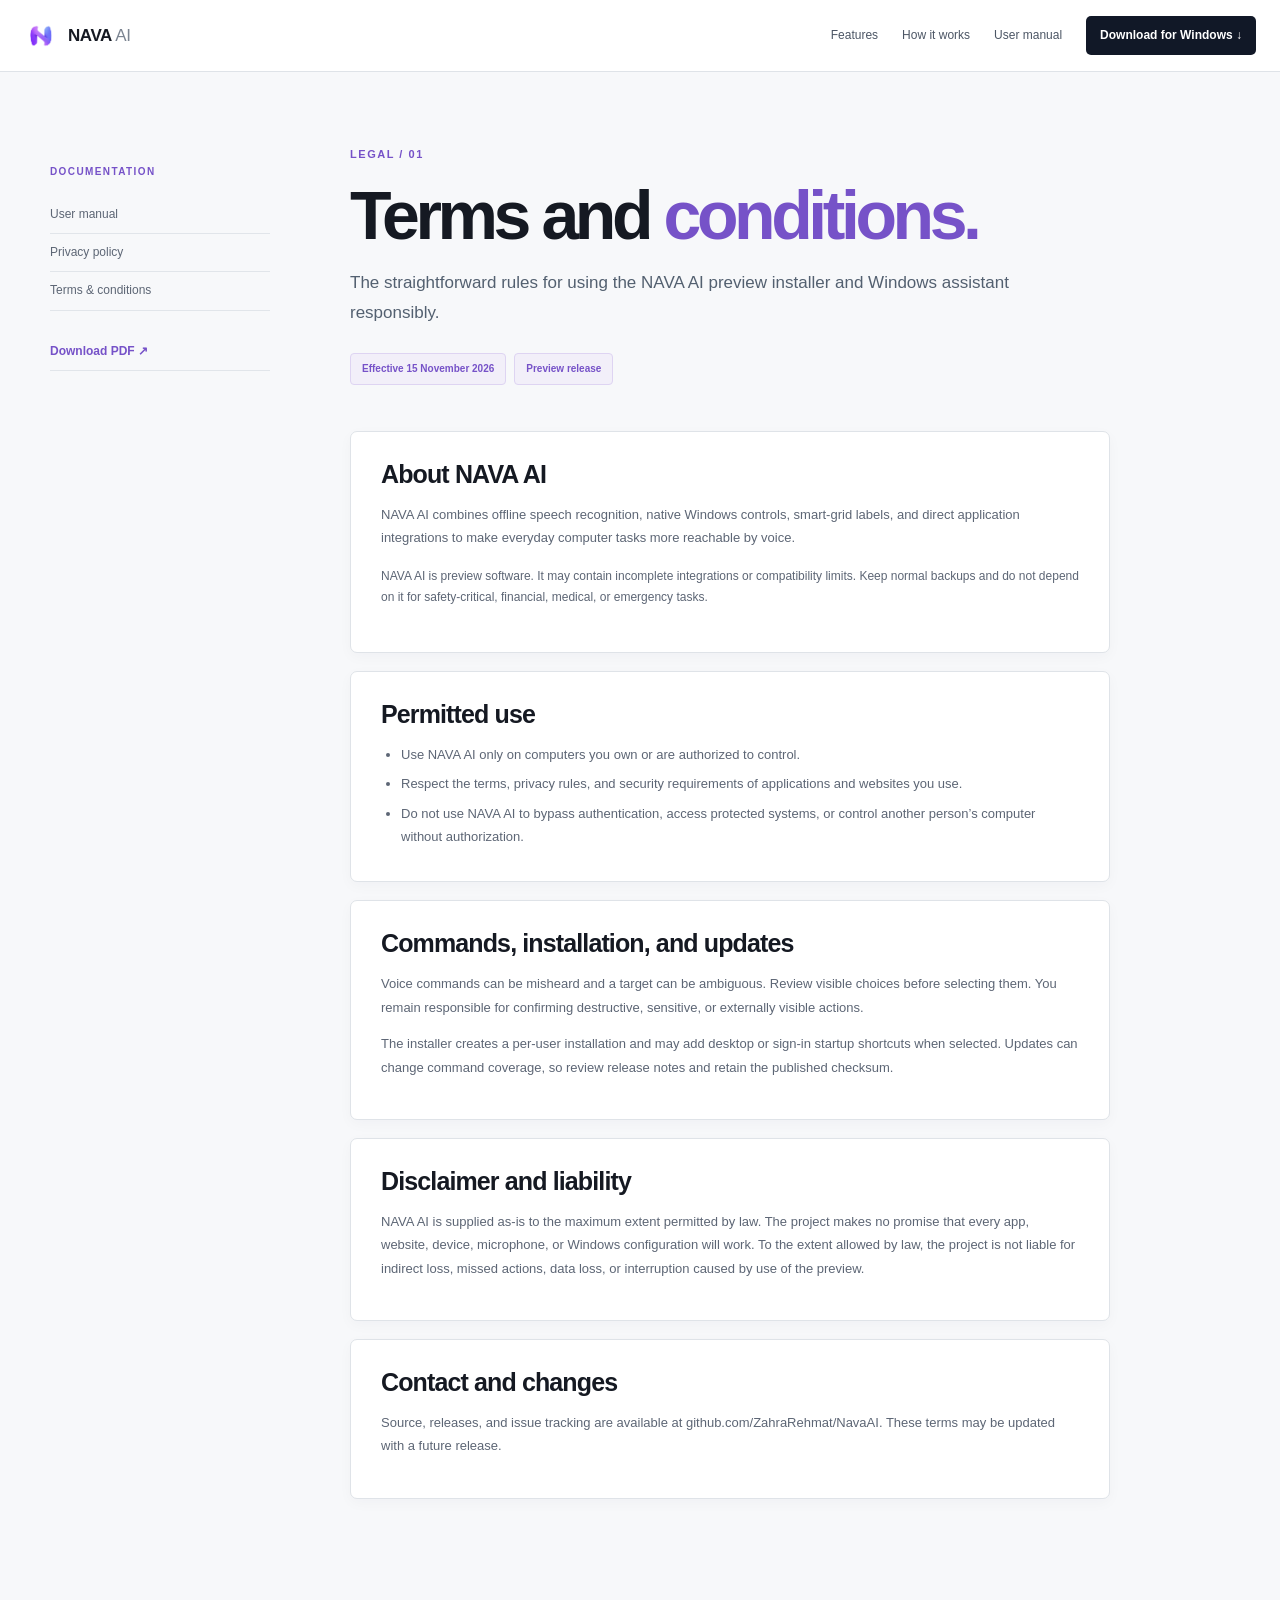
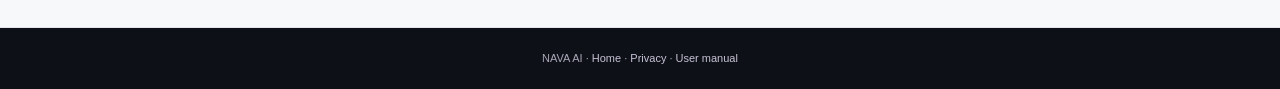
<file: website/terms.html>
<!doctype html><html lang="en"><head><meta charset="utf-8"><meta name="viewport" content="width=device-width,initial-scale=1"><meta name="description" content="NAVA AI Terms and Conditions"><title>Terms and Conditions — NAVA AI</title><link rel="preconnect" href="https://fonts.googleapis.com"><link rel="preconnect" href="https://fonts.gstatic.com" crossorigin><link href="https://fonts.googleapis.com/css2?family=DM+Sans:wght@400;500;600;700&family=Manrope:wght@400;600;700;800&display=swap" rel="stylesheet"><link rel="stylesheet" href="styles.css"><link rel="stylesheet" href="docs.css"></head><body class="docs-page"><header class="topbar"><a class="brand" href="index.html#home" aria-label="NAVA AI home"><img class="brand-logo" src="assets/nava-logo-transparent.png" alt=""><span>NAVA<span class="brand-light"> AI</span></span></a><nav><a href="index.html#features">Features</a><a href="index.html#how">How it works</a><a href="manual.html">User manual</a><a class="nav-download" href="https://github.com/ZahraRehmat/NavaAI/releases/download/v1.0.0-preview.1/NAVA-AI-Setup-1.0.0-win-x64.exe">Download for Windows ↓</a></nav></header><main class="docs-shell"><aside class="docs-sidebar"><div class="eyebrow">DOCUMENTATION</div><a href="manual.html">User manual</a><a href="privacy.html">Privacy policy</a><a href="terms.html">Terms &amp; conditions</a><a class="docs-download" href="assets/docs/nava-ai-terms-and-conditions.pdf" target="_blank" rel="noopener">Download PDF ↗</a></aside><article class="docs-main"><div class="docs-kicker">Legal / 01</div><h1>Terms and <span>conditions.</span></h1><p class="docs-lede">The straightforward rules for using the NAVA AI preview installer and Windows assistant responsibly.</p><div class="docs-meta"><span class="docs-chip">Effective 15 November 2026</span><span class="docs-chip">Preview release</span></div><section class="docs-card"><h2>About NAVA AI</h2><p>NAVA AI combines offline speech recognition, native Windows controls, smart-grid labels, and direct application integrations to make everyday computer tasks more reachable by voice.</p><div class="docs-note">NAVA AI is preview software. It may contain incomplete integrations or compatibility limits. Keep normal backups and do not depend on it for safety-critical, financial, medical, or emergency tasks.</div></section><section class="docs-card"><h2>Permitted use</h2><ul><li>Use NAVA AI only on computers you own or are authorized to control.</li><li>Respect the terms, privacy rules, and security requirements of applications and websites you use.</li><li>Do not use NAVA AI to bypass authentication, access protected systems, or control another person’s computer without authorization.</li></ul></section><section class="docs-card"><h2>Commands, installation, and updates</h2><p>Voice commands can be misheard and a target can be ambiguous. Review visible choices before selecting them. You remain responsible for confirming destructive, sensitive, or externally visible actions.</p><p>The installer creates a per-user installation and may add desktop or sign-in startup shortcuts when selected. Updates can change command coverage, so review release notes and retain the published checksum.</p></section><section class="docs-card"><h2>Disclaimer and liability</h2><p>NAVA AI is supplied as-is to the maximum extent permitted by law. The project makes no promise that every app, website, device, microphone, or Windows configuration will work. To the extent allowed by law, the project is not liable for indirect loss, missed actions, data loss, or interruption caused by use of the preview.</p></section><section class="docs-card"><h2>Contact and changes</h2><p>Source, releases, and issue tracking are available at <a href="https://github.com/ZahraRehmat/NavaAI">github.com/ZahraRehmat/NavaAI</a>. These terms may be updated with a future release.</p></section></article></main><footer class="docs-footer">NAVA AI · <a href="index.html">Home</a> · <a href="privacy.html">Privacy</a> · <a href="manual.html">User manual</a></footer></body></html>
</file>
<file: website/styles.css>
:root{--bg:#101117;--panel:#181a23;--panel2:#1d1f29;--text:#f4f3f7;--muted:#aaaab8;--violet:#9a71ff;--violet2:#6d43e8;--line:#2d2d3a;--mint:#c1f3dc}*{box-sizing:border-box}html{scroll-behavior:smooth;scroll-padding-top:90px}body{margin:0;background:var(--bg);color:var(--text);font-family:"DM Sans",sans-serif;line-height:1.6}a{color:inherit;text-decoration:none}.wrap{width:min(1160px,calc(100% - 48px));margin:auto}.topbar{height:78px;display:flex;align-items:center;justify-content:space-between;padding:0 max(24px,calc((100vw - 1260px)/2));border-bottom:1px solid #ffffff12;background:#101117eF;position:sticky;top:0;z-index:10;backdrop-filter:blur(16px)}.brand{display:inline-flex;align-items:center;gap:10px;font:800 18px Manrope,sans-serif;letter-spacing:.1em}.brand-logo{width:38px;height:38px;object-fit:contain;display:block}.brand-light{color:#a8a4b5;font-weight:500}nav{display:flex;align-items:center;gap:27px;color:#c1bfcb;font-size:13px}nav a:hover,.footer-row a:hover{color:#fff}.nav-download{color:#fff;background:#744ae8;padding:11px 15px;border-radius:8px;font-weight:700}.menu-toggle{display:none;background:none;border:1px solid var(--line);color:white;padding:9px 12px;border-radius:8px}.hero{min-height:620px;display:grid;grid-template-columns:1.03fr .97fr;align-items:center;position:relative;padding-top:35px;padding-bottom:65px}.hero-copy{position:relative;z-index:2}.eyebrow{font-size:10px;letter-spacing:.19em;font-weight:700;color:#b59aff}.pulse{display:inline-block;width:7px;height:7px;border-radius:99px;background:#83e7b8;box-shadow:0 0 12px #83e7b8;margin-right:8px}.hero h1,h2{font:800 clamp(43px,5.5vw,70px)/1.08 Manrope,sans-serif;letter-spacing:-.055em;margin:22px 0}.hero h1 span,h2 span{color:var(--violet)}.hero-lede{font-size:17px;max-width:520px;color:#bcbac7;line-height:1.8}.hero-actions{display:flex;gap:13px;align-items:center;margin-top:29px}.button{display:inline-flex;align-items:center;justify-content:center;gap:19px;padding:13px 18px;border-radius:8px;font-size:13px;font-weight:700;transition:.2s}.button:hover{transform:translateY(-2px)}.primary{background:linear-gradient(120deg,#8659f5,#6f43de);box-shadow:0 10px 30px #744ae833;color:white}.quiet{color:#ddd7ee;border:1px solid #ffffff20}.fineprint{font-size:11px;color:#888695;margin-top:20px}.hero-art{height:480px;display:grid;place-items:center;position:relative}.hero-glow{position:absolute;width:480px;height:480px;right:0;top:50px;background:radial-gradient(circle,#7543dc2e,transparent 67%);pointer-events:none}.orb{width:192px;height:192px;border-radius:0;transform:none;display:grid;place-items:center;background:transparent;box-shadow:none;z-index:1;position:relative}.orb img{width:100%;height:100%;object-fit:contain;filter:drop-shadow(0 6px 18px #34127855)}.orb i{display:none}.orbit{position:absolute;border:1px solid #b993ff20;border-radius:50%;width:370px;height:370px}.orbit-b{width:440px;height:260px;transform:rotate(-31deg)}.voice-card{position:absolute;z-index:2;bottom:63px;left:2%;display:flex;align-items:center;gap:12px;background:#22232deF;border:1px solid #ffffff19;padding:13px 16px;border-radius:12px;box-shadow:0 14px 42px #0007}.voice-card b,.voice-card small{display:block}.voice-card b{font-size:11px}.voice-card small{font-size:10px;color:#9f9ead}.voice-dot{width:8px;height:8px;border-radius:50%;background:#87e4b0;box-shadow:0 0 12px #87e4b0}.sound-bars{display:flex;gap:3px;align-items:center;height:22px;margin-left:12px}.sound-bars i{width:3px;border-radius:4px;background:#a77cff;height:8px}.sound-bars i:nth-child(2),.sound-bars i:nth-child(4){height:16px}.sound-bars i:nth-child(3){height:21px}.float-tag{position:absolute;background:#242431;border:1px solid #ffffff17;padding:10px 13px;border-radius:8px;color:#d9d4e6;font-size:11px;z-index:2;box-shadow:0 12px 30px #0005}.tag-one{top:75px;right:8%}.tag-two{bottom:103px;right:4%}.trust-strip{border-top:1px solid var(--line);border-bottom:1px solid var(--line);background:#14151d}.strip-inner{min-height:72px;display:flex;align-items:center;justify-content:space-between;gap:16px}.strip-inner span{font-size:9px;letter-spacing:.16em;color:#8e8b9b}.strip-inner b{font-size:11px;color:#c7c5d0;font-weight:500}.section{padding-top:108px;padding-bottom:110px}.section-heading{text-align:center;max-width:660px;margin:0 auto 48px}.section-heading h2,.how-layout h2,.models h2,.about-layout h2,.faq-layout h2,.contact-card h2,.download-inner h2{font-size:clamp(38px,4.4vw,53px)}.section-heading p,.how-layout>div>p,.model-copy p,.about-text p,.contact-card p,.download-inner p{color:var(--muted);font-size:15px;line-height:1.8}.feature-grid{display:grid;grid-template-columns:repeat(3,1fr);gap:14px}.feature-card{background:linear-gradient(145deg,#1b1c26,#15161e);border:1px solid #ffffff10;border-radius:13px;padding:24px;min-height:225px;transition:.2s}.feature-card:hover{border-color:#9a71ff65;transform:translateY(-3px)}.feature-icon{width:38px;height:38px;display:grid;place-items:center;background:#8f66f21d;color:#b398ff;border-radius:10px;font-size:20px;font-weight:700}.feature-card h3{font:700 16px Manrope;margin:20px 0 8px}.feature-card p{font-size:12px;color:#a5a3b1;line-height:1.75;margin:0 0 16px}.feature-card>span{font-size:10px;color:#b59aff;background:#8c62e91a;padding:6px 9px;border-radius:5px}.how-section{background:linear-gradient(120deg,#17151f,#171722);border-block:1px solid #ffffff0c;padding:100px 0}.how-layout{display:grid;grid-template-columns:.8fr 1.2fr;gap:110px;align-items:center}.how-layout h2{margin-bottom:12px}.text-link{display:inline-block;color:#bea8ff;font-size:12px;font-weight:700;margin-top:15px}.steps{border-left:1px solid #493b68;padding-left:35px}.steps article{display:flex;gap:22px;padding:17px 0}.steps article>b{font:700 12px Manrope;color:#a58aff}.steps h3{font:700 15px Manrope;margin:0 0 5px}.steps p{font-size:12px;color:#a6a4b2;margin:0}.models{display:grid;grid-template-columns:1fr 1fr;gap:110px;align-items:center}.models h2{margin-bottom:18px}.model-copy .muted{font-size:12px;color:#878594}.model-list{border:1px solid #ffffff13;background:#171821;border-radius:14px;padding:10px 23px}.model-list>div{display:flex;align-items:center;gap:14px;padding:17px 0;border-bottom:1px solid #ffffff10}.model-list>div:last-child{border:0}.model-icon{width:36px;height:36px;border-radius:9px;background:#8558ef22;color:#c2aaff;display:grid;place-items:center;font:800 15px Manrope}.model-list p{flex:1;margin:0}.model-list b,.model-list small{display:block}.model-list b{font-size:12px}.model-list small{font-size:10px;color:#92909f}.model-list em{font-style:normal;font-size:8px;letter-spacing:.1em;color:#8ee4b7}.download-band{padding:84px 0;background:radial-gradient(ellipse at 12% 50%,#603aa43b,transparent 50%),#18151f;border-block:1px solid #ffffff10}.download-inner{display:grid;grid-template-columns:1fr 410px;gap:80px;align-items:center}.download-inner h2{margin:16px 0}.download-box{background:#24232f;border:1px solid #ffffff1a;border-radius:14px;padding:22px}.download-file{display:flex;align-items:center;gap:13px;margin-bottom:20px}.file-icon{width:39px;height:39px;background:#9069fa22;color:#c3aaff;display:grid;place-items:center;border-radius:9px;font-size:20px}.download-file b,.download-file small{display:block}.download-file b{font-size:13px}.download-file small,.download-note{color:#a6a3b2;font-size:10px}.full{width:100%}.download-note{display:block;text-align:center;margin:13px 0 8px}.release-link{display:block;text-align:center;font-size:10px;color:#c0aaff}.about-layout{display:grid;grid-template-columns:1fr 1fr;gap:90px}.about-layout h2{margin-top:20px}.about-text p{margin-top:0}.about-facts{display:flex;gap:32px;border-top:1px solid var(--line);margin-top:30px;padding-top:18px}.about-facts b,.about-facts small{display:block}.about-facts b{font:700 12px Manrope;color:#cfbdff}.about-facts small{font-size:9px;color:#9391a0}.faq-section{background:#15161e;border-block:1px solid #ffffff0e;padding:100px 0}.faq-layout{display:grid;grid-template-columns:.7fr 1.3fr;gap:100px}.faq-layout h2{margin-top:18px}.faq-list details{border-bottom:1px solid #ffffff17;padding:17px 0}.faq-list summary{list-style:none;cursor:pointer;font:600 13px Manrope;display:flex;justify-content:space-between;gap:20px}.faq-list summary::-webkit-details-marker{display:none}.faq-list summary span{color:#b49aff;font-size:19px;line-height:1}.faq-list details[open] summary span{transform:rotate(45deg)}.faq-list details p{font-size:12px;color:#aaa8b6;line-height:1.8;max-width:650px}.contact-section{padding-top:80px;padding-bottom:80px}.contact-card{padding:45px 50px;border-radius:18px;background:linear-gradient(120deg,#6f46dc,#9a68f6);display:flex;justify-content:space-between;align-items:center;gap:30px}.contact-card .eyebrow{color:#e0d3ff}.contact-card h2{margin:12px 0;font-size:42px}.contact-card h2 span{color:#d9caff}.contact-card p{color:#e4dafb;margin:0}.light{background:white;color:#4e2d9f;white-space:nowrap}footer{border-top:1px solid var(--line);padding:26px 0}.footer-row{display:flex;align-items:center;justify-content:space-between;gap:20px;color:#898796;font-size:10px}.footer-row>div{display:flex;gap:18px}.footer-row .brand{color:#fff;font-size:14px}.footer-row .brand-logo{width:30px;height:30px}.footer-row small{font-size:9px}
@media(max-width:850px){nav{gap:14px;font-size:11px}.nav-download{padding:9px}.hero{grid-template-columns:1fr 0.8fr}.hero h1{font-size:54px}.hero-art{transform:scale(.82)}.strip-inner{flex-wrap:wrap;justify-content:center;padding:16px 0}.strip-inner span{width:100%;text-align:center}.how-layout,.models,.faq-layout{gap:48px}.download-inner{grid-template-columns:1fr 360px;gap:35px}.about-layout{gap:45px}}
@media(max-width:640px){.wrap{width:calc(100% - 36px)}.topbar{height:66px;padding:0 18px}.menu-toggle{display:block}nav{display:none;position:absolute;top:65px;left:0;right:0;background:#161720;padding:18px;flex-direction:column;align-items:stretch;border-bottom:1px solid var(--line)}nav.open{display:flex}nav a{padding:8px}.nav-download{text-align:center}.hero{display:block;padding-top:62px;min-height:0;padding-bottom:20px}.hero h1{font-size:48px}.hero-lede{font-size:15px}.hero-actions{align-items:stretch;flex-direction:column}.button{width:100%}.hero-art{height:365px;transform:scale(.82);margin-top:-2px}.orb{width:155px;height:155px}.orb img{width:75%;height:75%}.orbit{width:330px;height:330px}.orbit-b{width:380px;height:220px}.voice-card{bottom:33px;left:-4%;transform:scale(.92)}.tag-one{top:32px;right:-4%}.tag-two{bottom:67px;right:-9%}.strip-inner{gap:11px 20px}.strip-inner b{font-size:10px}.section{padding:72px 0}.section-heading{margin-bottom:29px}.section-heading h2,.how-layout h2,.models h2,.about-layout h2,.faq-layout h2,.contact-card h2,.download-inner h2{font-size:39px}.feature-grid{grid-template-columns:1fr}.feature-card{min-height:auto}.how-section{padding:72px 0}.how-layout,.models,.about-layout,.faq-layout,.download-inner{grid-template-columns:1fr;gap:28px}.steps{padding-left:20px}.download-band{padding:65px 0}.download-inner{gap:12px}.download-box{padding:18px}.about-facts{gap:18px;justify-content:space-between}.faq-section{padding:72px 0}.contact-section{padding:52px 0}.contact-card{padding:28px;align-items:stretch;flex-direction:column}.contact-card h2{font-size:38px}.footer-row{flex-wrap:wrap}.footer-row>span{order:3;width:100%}.footer-row small{width:100%;order:4}.footer-row>div{margin-left:auto}}

/* Calm, professional brand treatment */
:root{--bg:#fbfaf8;--panel:#fff;--panel2:#f5f3f8;--text:#20202a;--muted:#666574;--violet:#7448c8;--violet2:#5e38ad;--line:#e7e3ec}
body{background:var(--bg);color:var(--text)}
.topbar{background:#fbfaf8f2;border-bottom-color:#e7e3ec}
nav{color:#555361}nav a:hover,.footer-row a:hover{color:#57349e}.nav-download{background:#6943b8;color:#fff}
.hero{min-height:590px}.hero h1 span,h2 span{color:#6843b5}.hero-lede,.section-heading p,.how-layout>div>p,.model-copy p,.about-text p,.contact-card p,.download-inner p{color:#5d5a68}
.quiet{color:#504b5c;border-color:#dcd7e5}.fineprint{color:#777482}
.hero-glow{background:radial-gradient(circle,#8d6ac31c,transparent 67%)}.orb{background:transparent;box-shadow:none}.orb img{filter:none}.orbit{border-color:#8060b81c}.orbit-b{border-color:#8060b812}
.voice-card,.float-tag{background:#fff;border-color:#e7e3ec;color:#33313e;box-shadow:0 12px 36px #2f21420d}.voice-card small{color:#777482}.float-tag{color:#56447c}.sound-bars i{background:#8060bd}
.trust-strip{background:#f3f1f6;border-color:#e7e3ec}.strip-inner span{color:#777482}.strip-inner b{color:#514d5b}
.feature-card{background:#fff;border-color:#e8e5ed;box-shadow:0 8px 24px #31234b08}.feature-card:hover{border-color:#bba9dc}.feature-icon{background:#f1ecf8;color:#6843b5}.feature-card p{color:#666371}.feature-card>span{color:#6843b5;background:#f4f0f9}
.how-section{background:#f4f1f8;border-color:#e8e3ee}.steps{border-color:#d4c8e8}.steps p{color:#666371}
.model-copy .muted{color:#777482}.model-list{background:#fff;border-color:#e8e5ed}.model-list>div{border-color:#eeeaf2}.model-icon{background:#f1ecf8;color:#6843b5}.model-list small{color:#777482}
.download-band{background:#f0ecf5;border-color:#e5deed}.download-box{background:#fff;border-color:#e4dfeb}.download-file small,.download-note{color:#777482}.release-link{color:#6843b5}
.about-facts{border-color:#e7e3ec}.about-facts b{color:#6843b5}.about-facts small{color:#777482}
.faq-section{background:#f5f3f7;border-color:#e7e3ec}.faq-list details{border-color:#e2dee8}.faq-list summary span{color:#6843b5}.faq-list details p{color:#666371}
.contact-card{background:#eee9f6;border:1px solid #ded5ec}.contact-card .eyebrow{color:#6843b5}.contact-card h2 span{color:#6843b5}.contact-card p{color:#5d5a68}.light{background:#6843b5;color:#fff}
footer{border-color:#e7e3ec}.footer-row{color:#777482}.footer-row .brand{color:#20202a}

/* Dark, quieter footer with clear document links. */
.site-footer{border-top:1px solid #292735;background:#111019;color:#aaa7b8;padding:38px 0 30px}
.site-footer .footer-row{display:grid;grid-template-columns:1.2fr auto 1.45fr;align-items:start;gap:38px;color:#aaa7b8;font-size:11px}
.site-footer .footer-brand{display:flex;flex-direction:column;gap:10px}
.site-footer .footer-brand .brand{color:#fff}
.site-footer .footer-brand .brand-light{color:#aaa7b8}
.site-footer .footer-links,.site-footer .footer-docs{display:flex;flex-direction:column;gap:9px}
.site-footer a{color:#c8c2d7;transition:color .2s ease}
.site-footer a:hover{color:#fff}
.site-footer .footer-docs a{display:flex;justify-content:space-between;gap:16px;border-bottom:1px solid #ffffff14;padding-bottom:7px;min-width:265px}
.site-footer .footer-docs span{color:#a88bea;font-size:9px;letter-spacing:.04em;text-transform:uppercase}
.site-footer small{grid-column:1/-1;border-top:1px solid #ffffff14;padding-top:16px;color:#747082;font-size:9px}
@media(max-width:640px){.site-footer{padding:30px 0 24px}.site-footer .footer-row{display:flex;flex-direction:column;gap:22px}.site-footer .footer-links{flex-direction:row;flex-wrap:wrap;gap:14px}.site-footer .footer-docs{width:100%}.site-footer .footer-docs a{min-width:0;width:100%}.site-footer small{width:100%;padding-top:14px}}

/* NAVA product system: restrained, technical, and intentionally non-decorative. */
:root{--bg:#f7f8fa;--panel:#ffffff;--panel2:#f1f3f6;--text:#151922;--muted:#5d6675;--violet:#2563eb;--violet2:#1d4ed8;--line:#dfe3e8;--mint:#00a86b}
body{font-family:Inter,"Segoe UI",Arial,sans-serif;background:var(--bg);color:var(--text)}
h1,h2,h3,.brand,.button,.faq-list summary,.steps h3{font-family:Inter,"Segoe UI",Arial,sans-serif}
.topbar{height:72px;background:#ffffffed;border-bottom:1px solid #dfe3e8;backdrop-filter:blur(14px)}
.brand{letter-spacing:-.025em;font-size:17px}.brand-logo{width:34px;height:34px}.brand-light{color:#7b8491}
nav{gap:24px;color:#4c5665;font-size:12px}nav a:hover,.footer-row a:hover{color:#111827}.nav-download{background:#111827;border-radius:5px;padding:10px 14px}
.hero{min-height:610px;padding-top:68px;padding-bottom:70px}.hero h1{font-size:clamp(44px,5vw,66px);letter-spacing:-.065em}.hero h1 span,h2 span{color:#2563eb}.hero-lede{font-size:16px;color:#536070;line-height:1.75}.eyebrow{color:#2563eb;letter-spacing:.14em}.pulse{background:#00a86b;box-shadow:0 0 10px #00a86b55}.hero-glow{background:radial-gradient(circle,#2563eb12,transparent 67%)}.orbit{border-color:#2563eb18}.orbit-b{border-color:#00a86b14}
.button{border-radius:5px}.primary{background:#111827;box-shadow:0 8px 20px #1118271a}.quiet{border-color:#cbd2db;color:#303a49}.voice-card,.float-tag{background:#fff;border-color:#dfe3e8;color:#273142;box-shadow:0 12px 30px #26324712}.voice-dot{background:#00a86b;box-shadow:0 0 10px #00a86b66}.sound-bars i{background:#2563eb}
.trust-strip{background:#eef1f4;border-color:#dfe3e8}.strip-inner b{color:#4b5563}.strip-inner span{color:#667085}
.section{padding-top:100px;padding-bottom:100px}.section-heading h2,.how-layout h2,.models h2,.about-layout h2,.faq-layout h2,.contact-card h2,.download-inner h2{letter-spacing:-.055em}.section-heading p,.how-layout>div>p,.model-copy p,.about-text p,.contact-card p,.download-inner p{color:#5d6675}
.feature-grid{gap:16px}.feature-card{background:#fff;border:1px solid #dfe3e8;border-radius:7px;box-shadow:0 4px 14px #1f293708}.feature-card:hover{border-color:#93b4f8;transform:translateY(-2px)}.feature-icon{background:#eef4ff;color:#2563eb;border-radius:6px}.feature-card p{color:#5f6875}.feature-card>span{color:#2563eb;background:#eef4ff;border-radius:4px}
.how-section{background:#eef1f4;border-color:#dfe3e8}.steps{border-color:#c8d1dc}.steps article>b{color:#2563eb}.steps p{color:#5f6875}
.model-list{background:#fff;border-color:#dfe3e8;border-radius:7px}.model-list>div{border-color:#e9edf1}.model-icon{background:#eef4ff;color:#2563eb;border-radius:6px}.model-list small{color:#697586}.model-list em{color:#008a5a}
.download-band{background:#e9eef5;border-color:#dce3ec}.download-box{background:#fff;border-color:#dfe3e8;border-radius:7px}.file-icon{background:#eef4ff;color:#2563eb;border-radius:6px}.release-link{color:#2563eb}
.faq-section{background:#eef1f4;border-color:#dfe3e8}.faq-list details{border-color:#d7dde5}.faq-list summary span{color:#2563eb}.faq-list details p{color:#5f6875}
.contact-card{background:#111827;border:0;border-radius:8px}.contact-card .eyebrow{color:#8db7ff}.contact-card h2{color:#fff}.contact-card h2 span{color:#8db7ff}.contact-card p{color:#b7c0cc}.light{background:#fff;color:#111827}
.site-footer{background:#0d1117;border-color:#202833}.site-footer a{color:#c5ceda}.site-footer .footer-docs span{color:#7fb1ff}

/* Final palette: charcoal, paper, and one violet accent from the approved logo. */
:root{--violet:#7652c8;--violet2:#5e3fa8;--mint:#7652c8}
.eyebrow,.hero h1 span,h2 span,.release-link,.about-facts b,.faq-list summary span{color:#7652c8}
.pulse,.voice-dot{background:#7652c8;box-shadow:0 0 10px #7652c855}.sound-bars i{background:#7652c8}
.feature-icon,.file-icon,.model-icon{background:#f2eff9;color:#7652c8}.feature-card>span{color:#7652c8;background:#f2eff9}
.contact-card .eyebrow,.contact-card h2 span{color:#bda7f4}.model-list em{color:#6b7280}.site-footer .footer-docs span{color:#bda7f4}
</file>
<file: website/docs.css>
.docs-page{background:#fbfaf8;color:#20202a}
.docs-shell{width:min(1180px,calc(100% - 48px));margin:0 auto;padding:78px 0 110px;display:grid;grid-template-columns:220px 1fr;gap:80px}
.docs-sidebar{position:sticky;top:105px;align-self:start;padding:18px 0}
.docs-sidebar .eyebrow{margin-bottom:16px}
.docs-sidebar a{display:block;color:#777482;font-size:12px;padding:9px 0;border-bottom:1px solid #ebe7f0}
.docs-sidebar a:hover{color:#6843b5}
.docs-sidebar .docs-download{margin-top:22px;color:#6843b5;font-weight:700}
.docs-main{max-width:760px}
.docs-kicker{font-size:11px;letter-spacing:.17em;text-transform:uppercase;color:#7a55c5;font-weight:800}
.docs-main h1{font:800 clamp(42px,6vw,68px)/1.03 Manrope,sans-serif;letter-spacing:-.06em;margin:16px 0 18px;color:#20202a}
.docs-main h1 span{color:#6843b5}
.docs-lede{font-size:17px;line-height:1.8;color:#5d5a68;max-width:690px}
.docs-meta{display:flex;flex-wrap:wrap;gap:10px;margin:24px 0 46px}
.docs-chip{background:#f0ebfa;border:1px solid #dfd3f2;color:#6843b5;border-radius:999px;padding:7px 11px;font-size:10px;font-weight:700}
.docs-card{background:#fff;border:1px solid #e7e2ed;border-radius:16px;padding:27px 30px;margin:0 0 18px;box-shadow:0 12px 30px #31234b08}
.docs-card h2{font:800 25px/1.2 Manrope,sans-serif;letter-spacing:-.035em;margin:0 0 14px;color:#20202a}
.docs-card h3{font:700 15px/1.3 Manrope,sans-serif;margin:22px 0 7px;color:#6843b5}
.docs-card p,.docs-card li{font-size:13px;line-height:1.8;color:#5d5a68}
.docs-card ul{padding-left:20px;margin:8px 0 0}
.docs-card li{margin:6px 0}
.docs-note{border-left:3px solid #8ee4b7;background:#f0faf5;border-radius:7px;padding:14px 16px;margin:18px 0;color:#466557;font-size:12px;line-height:1.7}
.docs-note.purple{border-left-color:#9a71ff;background:#f5f0fb;color:#5d4b7d}
.docs-table{width:100%;border-collapse:collapse;margin-top:15px;font-size:12px}
.docs-table th{background:#f1ecf8;color:#6843b5;text-align:left;font-size:10px;letter-spacing:.08em;text-transform:uppercase}
.docs-table th,.docs-table td{border-bottom:1px solid #e9e5ef;padding:12px 10px;vertical-align:top}
.docs-table td{color:#5d5a68;line-height:1.6}
.docs-table td:first-child{color:#20202a;font-weight:700;white-space:nowrap}
.catalog-toolbar{display:flex;gap:10px;align-items:center;margin:16px 0 18px}.catalog-toolbar input,.catalog-toolbar select{font:inherit;font-size:12px;background:#fff;border:1px solid #dfe3e8;border-radius:4px;padding:10px 11px;color:#20202a}.catalog-toolbar input{flex:1}.catalog-count{font-size:11px;color:#777482;white-space:nowrap}.catalog-group{border:1px solid #dfe3e8;border-radius:6px;background:#fff;margin:9px 0;overflow:hidden}.catalog-group summary{cursor:pointer;display:flex;justify-content:space-between;gap:12px;padding:13px 14px;font:700 13px Inter,"Segoe UI",Arial,sans-serif;color:#20202a;list-style:none}.catalog-group summary::-webkit-details-marker{display:none}.catalog-group summary::before{content:'+';color:#7652c8;margin-right:8px}.catalog-group[open] summary::before{content:'-'} .catalog-group summary small{font-size:10px;color:#777482;font-weight:500}.catalog-rows{border-top:1px solid #e9edf1}.catalog-row{display:grid;grid-template-columns:minmax(205px,.8fr) 1.2fr;gap:18px;padding:10px 14px;border-bottom:1px solid #eef0f3}.catalog-row:last-child{border-bottom:0}.catalog-row code{font:600 11px/1.5 "Cascadia Code","SFMono-Regular",Consolas,monospace;color:#7652c8;white-space:pre-wrap}.catalog-row span{font-size:11px;line-height:1.55;color:#5d6675}
.docs-footer{background:#111019;color:#aaa7b8;padding:22px 0;text-align:center;font-size:11px}
.docs-footer a{color:#c8c2d7}
@media(max-width:760px){.docs-shell{grid-template-columns:1fr;gap:28px;padding-top:48px}.docs-sidebar{position:static;display:flex;flex-wrap:wrap;gap:11px}.docs-sidebar .eyebrow{width:100%;margin:0}.docs-sidebar a{border:0;background:#f4f0f9;border-radius:999px;padding:8px 11px}.docs-sidebar .docs-download{margin:0}.docs-card{padding:22px}.docs-table{display:block;overflow-x:auto}.docs-table td:first-child{white-space:normal}}

/* Documentation uses the same product system as the landing page. */
.docs-page{font-family:Inter,"Segoe UI",Arial,sans-serif;background:#f7f8fa;color:#151922}
.docs-page .topbar{background:#ffffffed;border-bottom-color:#dfe3e8}
.docs-shell{padding-top:74px}
.docs-sidebar .eyebrow,.docs-kicker{color:#7652c8;letter-spacing:.14em}
.docs-sidebar a{color:#5d6675;border-bottom-color:#e1e5ea}.docs-sidebar a:hover{color:#7652c8}.docs-sidebar .docs-download{color:#7652c8}
.docs-main h1{font-family:Inter,"Segoe UI",Arial,sans-serif;color:#151922;letter-spacing:-.065em}.docs-main h1 span{color:#7652c8}.docs-lede{color:#536070}
.docs-meta{gap:8px}.docs-chip{background:#f2eff9;border:1px solid #ded4f2;color:#7652c8;border-radius:4px;font-weight:600}
.docs-card{border-color:#dfe3e8;border-radius:7px;box-shadow:0 4px 14px #1f293708}.docs-card h2{font-family:Inter,"Segoe UI",Arial,sans-serif;color:#151922}.docs-card h3{color:#7652c8}.docs-card p,.docs-card li{color:#5d6675}.docs-note,.docs-note.purple{border:0;background:transparent;color:#5d6675;border-radius:0;padding:0;margin:16px 0;line-height:1.8}.docs-table th{background:#111827;color:#fff}.docs-table td{border-bottom-color:#e6e9ee;color:#5d6675}.docs-table td:first-child{color:#151922}.docs-footer{background:#0d1117}
@media(max-width:760px){.docs-sidebar a{background:#eef1f4;border-radius:4px}.docs-sidebar a:hover{background:#e7eefb}}
@media(max-width:760px){.catalog-toolbar{align-items:stretch;flex-direction:column}.catalog-count{white-space:normal}.catalog-row{grid-template-columns:1fr;gap:4px}}
</file>
